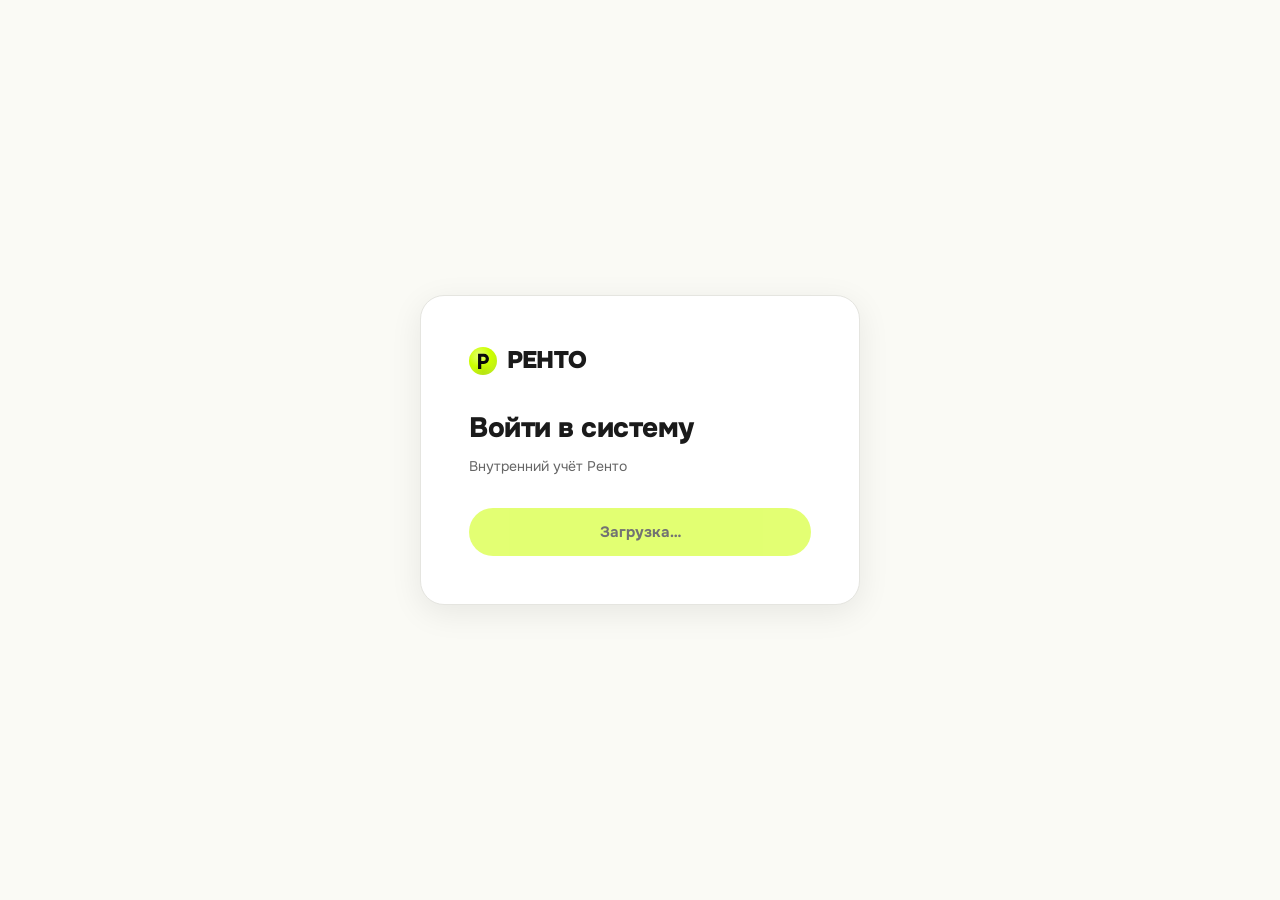
<file: index.html>
<!DOCTYPE html>
<html lang="ru">
<head>
  <meta charset="UTF-8" />
  <meta name="viewport" content="width=device-width, initial-scale=1.0" />
  <title>Ренто — Учёт</title>
  <link rel="icon" type="image/svg+xml" href="assets/rento-mark.svg?v=71" />

  <link rel="preconnect" href="https://fonts.googleapis.com" />
  <link rel="preconnect" href="https://fonts.gstatic.com" crossorigin />
  <link
    href="https://fonts.googleapis.com/css2?family=Onest:wght@400;500;600;700;800;900&display=swap"
    rel="stylesheet"
  />
  <link rel="stylesheet" href="styles.css?v=71" />
  <link rel="stylesheet" href="guest.css?v=71" />
</head>
<body>
  <div id="app"></div>

  <!--
    Порядок загрузки важен. Все скрипты с defer выполняются строго по
    порядку после разбора HTML и до DOMContentLoaded:
      1. конфиг и модули приложения;
      2. gapi (api.js) — определяет window.gapi;
      3. GIS (gsi/client) — определяет window.google.accounts;
      4. app.js — на старте обе библиотеки уже доступны.
  -->
  <!-- ?v= — анти-кеш на время разработки: браузер не отдаёт старый JS.
       Порядок: данные -> операции -> вид -> склейка. app.js — последним. -->
  <script defer src="src/config.js?v=71"></script>
  <script defer src="src/sheets.js?v=71"></script>
  <script defer src="src/auth.js?v=71"></script>
  <script defer src="src/cache.js?v=71"></script>
  <script defer src="src/journal.js?v=71"></script>
  <script defer src="src/operations.js?v=71"></script>
  <script defer src="src/queue.js?v=71"></script>
  <script defer src="src/ui.js?v=71"></script>
  <script defer src="src/screens.js?v=71"></script>
  <script defer src="src/guestview.js?v=71"></script>
  <script defer src="src/forms.js?v=71"></script>
  <script defer src="https://apis.google.com/js/api.js"></script>
  <script defer src="https://accounts.google.com/gsi/client"></script>
  <script defer src="src/app.js?v=71"></script>
</body>
</html>
</file>
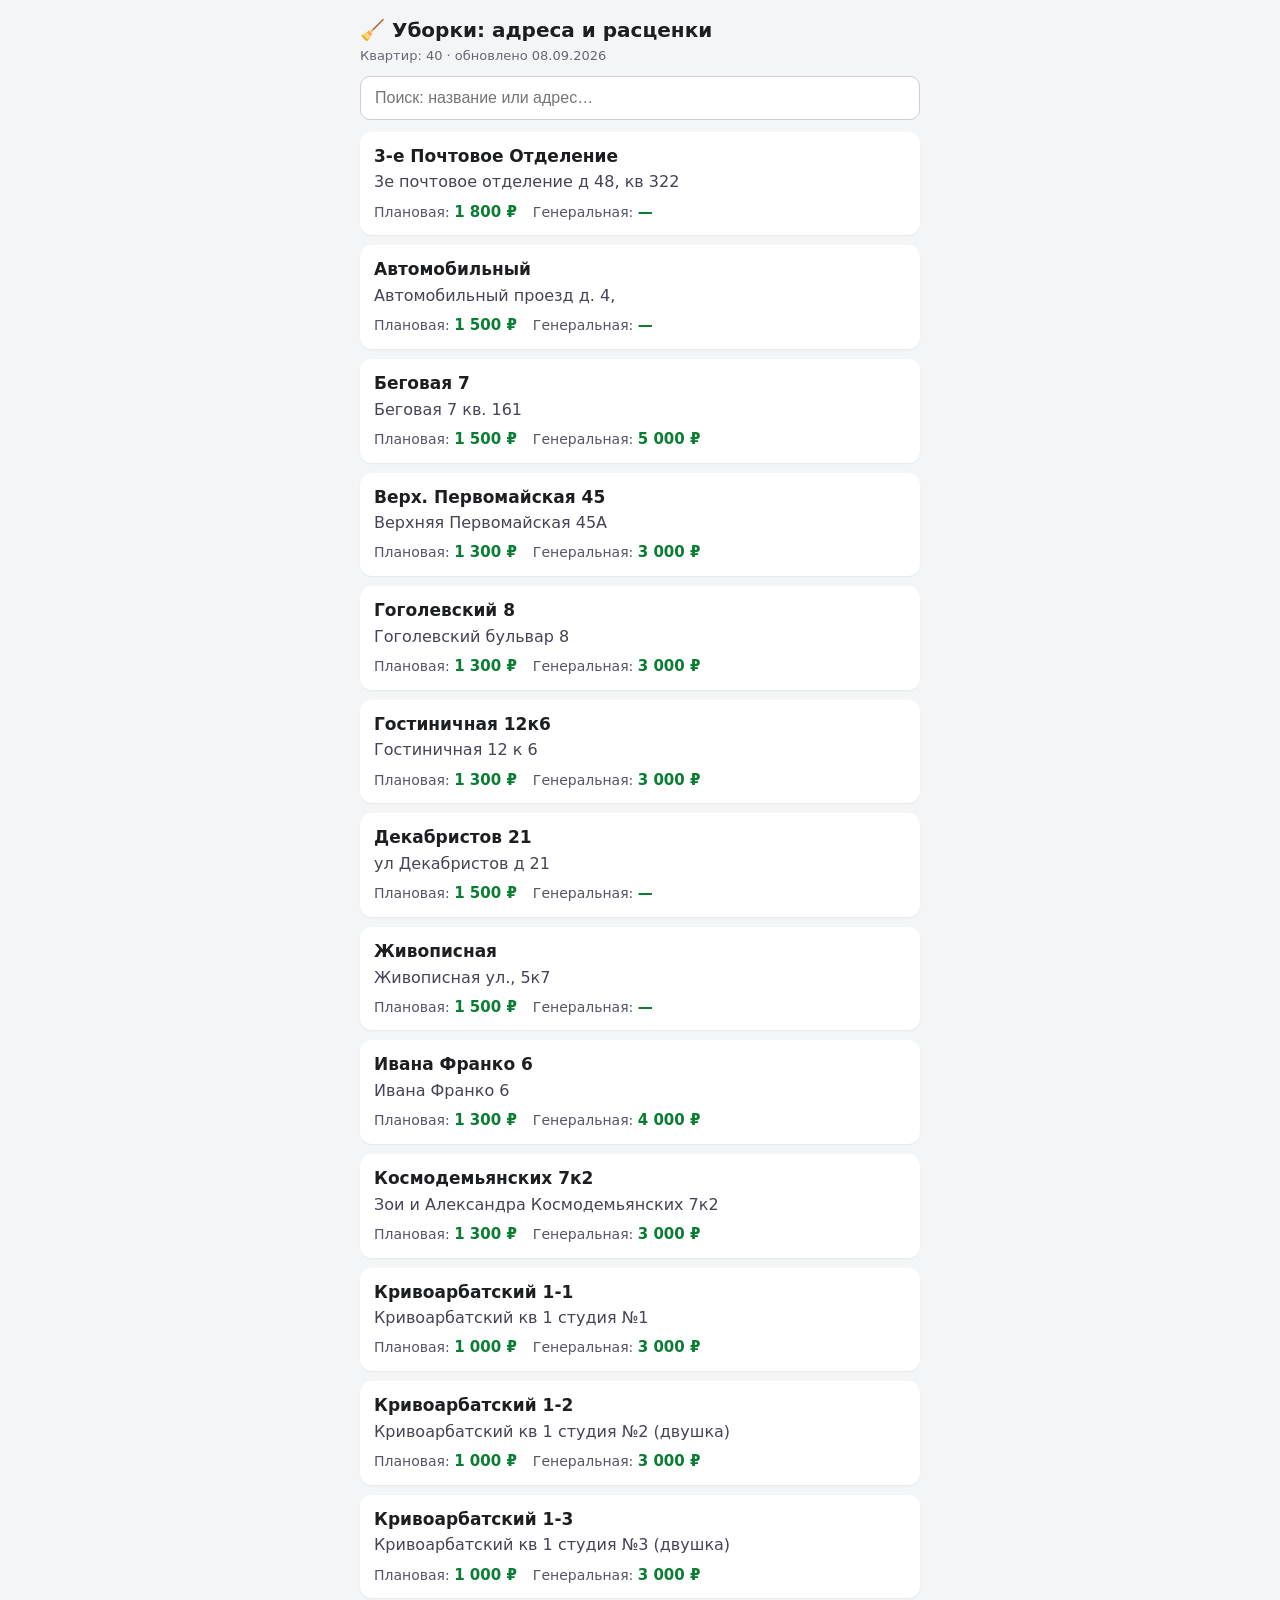
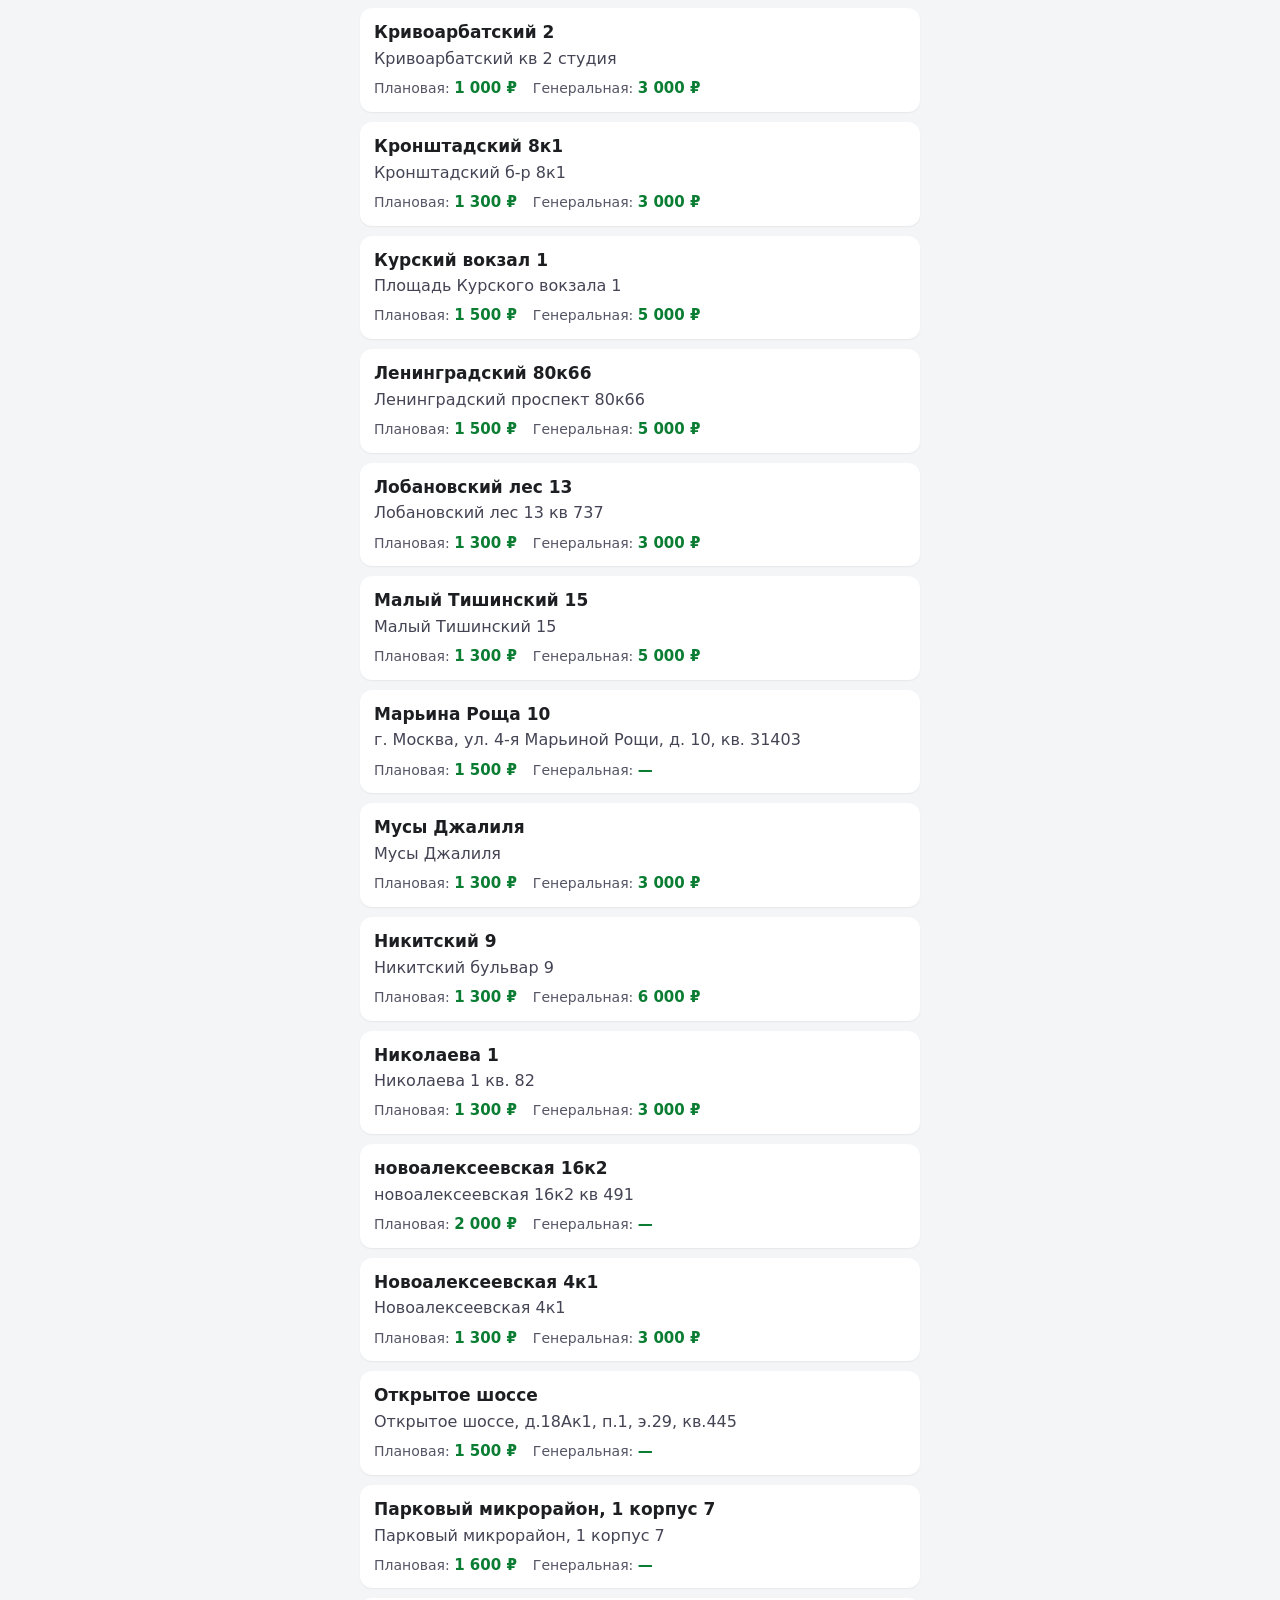
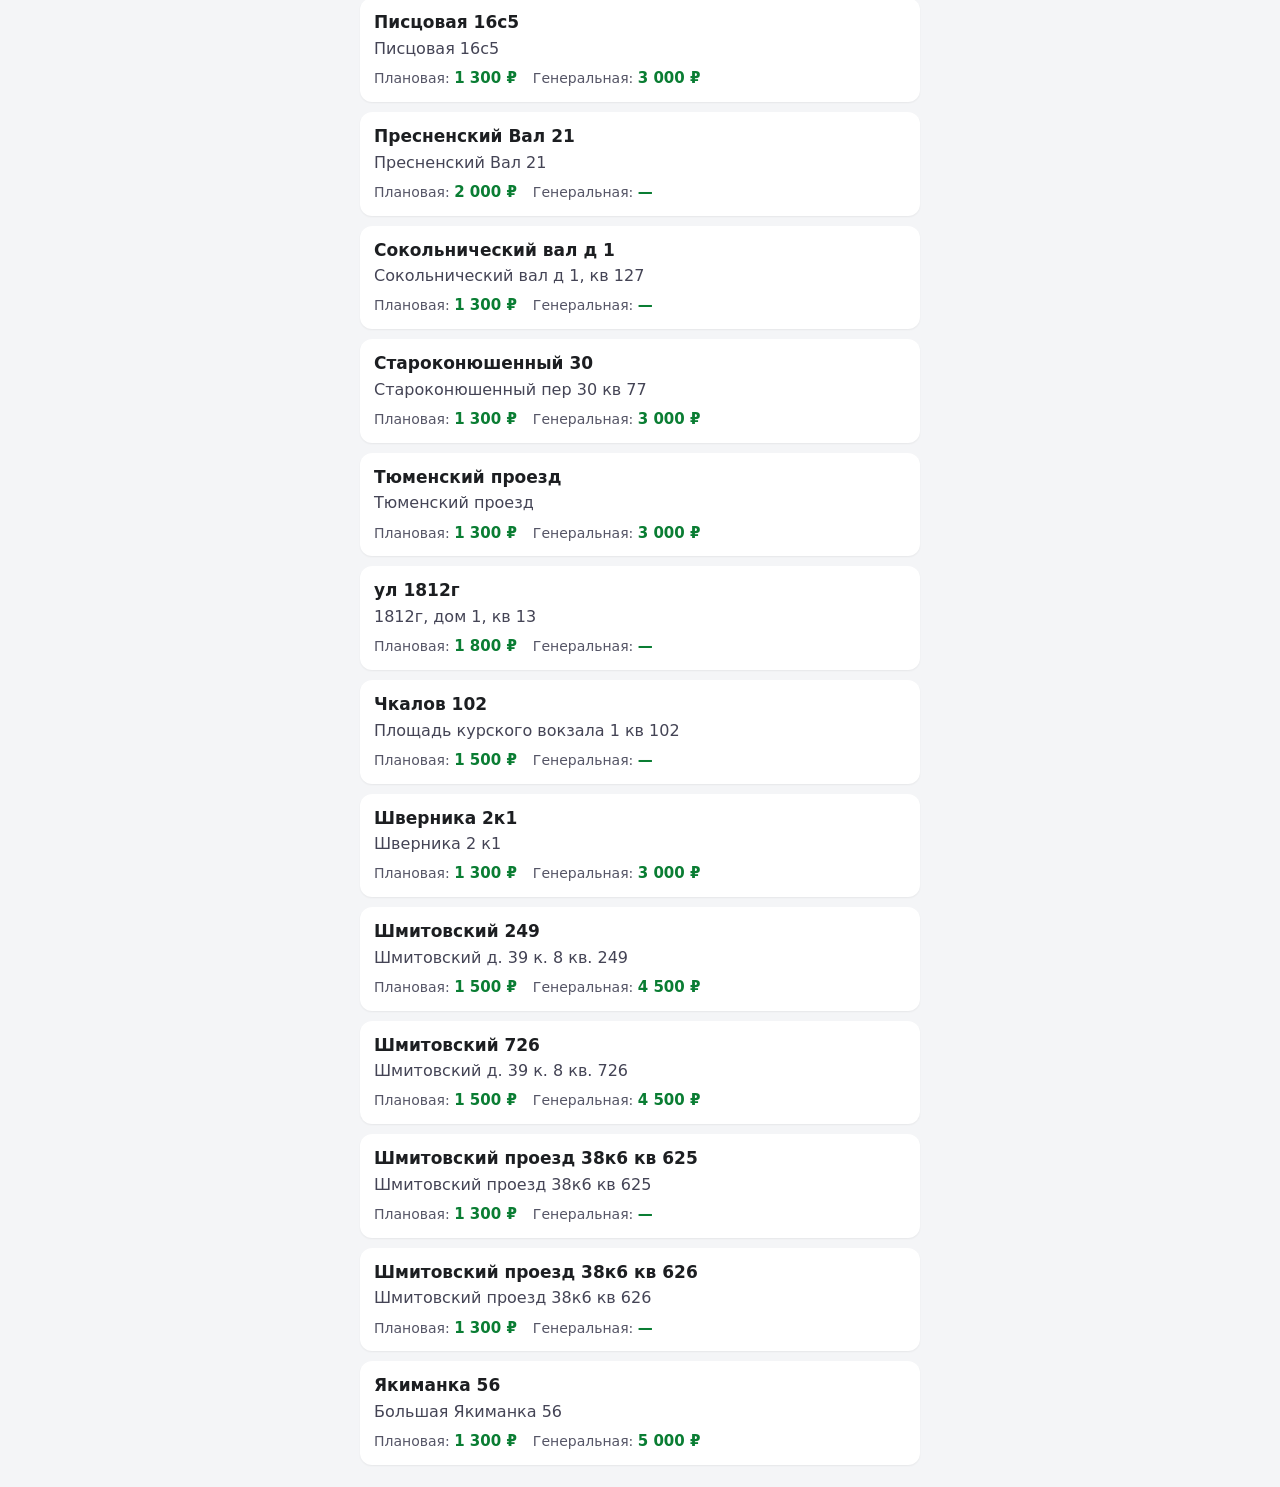
<file: cleaners.html>
<!DOCTYPE html>
<html lang="ru">
<head>
<meta charset="utf-8">
<meta name="viewport" content="width=device-width, initial-scale=1">
<meta name="robots" content="noindex, nofollow">
<title>Ренто — уборки: адреса и расценки</title>
<style>
  * { box-sizing: border-box; margin: 0; }
  body { font: 16px/1.45 -apple-system, system-ui, sans-serif; background: #f4f5f7; color: #1c1e21; padding: 12px; }
  .wrap { max-width: 560px; margin: 0 auto; }
  h1 { font-size: 20px; margin: 4px 0 2px; }
  .sub { color: #667; font-size: 13px; margin-bottom: 10px; }
  #q { width: 100%; padding: 12px 14px; font-size: 16px; border: 1px solid #ccd; border-radius: 10px;
       margin-bottom: 12px; background: #fff; }
  .card { background: #fff; border-radius: 12px; padding: 12px 14px; margin-bottom: 10px;
          box-shadow: 0 1px 2px rgba(0,0,0,.06); }
  .nm { font-weight: 700; font-size: 17px; }
  .ad { color: #445; margin: 2px 0 8px; }
  .rt { display: flex; gap: 16px; flex-wrap: wrap; font-size: 14px; color: #556; }
  .rt b { color: #0a7d33; font-size: 15px; }
  .none { text-align: center; color: #889; padding: 24px 0; display: none; }
</style>
</head>
<body>
<div class="wrap">
  <h1>🧹 Уборки: адреса и расценки</h1>
  <div class="sub">Квартир: 40 · обновлено 08.09.2026</div>
  <input id="q" type="search" placeholder="Поиск: название или адрес…">
  <div class="card" data-s="3-е почтовое отделение 3е почтовое отделение д 48, кв 322"><div class="nm">3-е Почтовое Отделение</div><div class="ad">3е почтовое отделение д 48, кв 322</div><div class="rt"><span>Плановая: <b>1 800 ₽</b></span><span>Генеральная: <b>—</b></span></div></div><div class="card" data-s="автомобильный автомобильный проезд д. 4,"><div class="nm">Автомобильный</div><div class="ad">Автомобильный проезд д. 4,</div><div class="rt"><span>Плановая: <b>1 500 ₽</b></span><span>Генеральная: <b>—</b></span></div></div><div class="card" data-s="беговая 7 беговая 7 кв. 161"><div class="nm">Беговая 7</div><div class="ad">Беговая 7 кв. 161</div><div class="rt"><span>Плановая: <b>1 500 ₽</b></span><span>Генеральная: <b>5 000 ₽</b></span></div></div><div class="card" data-s="верх. первомайская 45 верхняя первомайская 45а"><div class="nm">Верх. Первомайская 45</div><div class="ad">Верхняя Первомайская 45А</div><div class="rt"><span>Плановая: <b>1 300 ₽</b></span><span>Генеральная: <b>3 000 ₽</b></span></div></div><div class="card" data-s="гоголевский 8 гоголевский бульвар 8"><div class="nm">Гоголевский 8</div><div class="ad">Гоголевский бульвар 8</div><div class="rt"><span>Плановая: <b>1 300 ₽</b></span><span>Генеральная: <b>3 000 ₽</b></span></div></div><div class="card" data-s="гостиничная 12к6 гостиничная 12 к 6"><div class="nm">Гостиничная 12к6</div><div class="ad">Гостиничная 12 к 6</div><div class="rt"><span>Плановая: <b>1 300 ₽</b></span><span>Генеральная: <b>3 000 ₽</b></span></div></div><div class="card" data-s="декабристов 21 ул декабристов д 21"><div class="nm">Декабристов 21</div><div class="ad">ул Декабристов д 21</div><div class="rt"><span>Плановая: <b>1 500 ₽</b></span><span>Генеральная: <b>—</b></span></div></div><div class="card" data-s="живописная живописная ул., 5к7"><div class="nm">Живописная</div><div class="ad">Живописная ул., 5к7</div><div class="rt"><span>Плановая: <b>1 500 ₽</b></span><span>Генеральная: <b>—</b></span></div></div><div class="card" data-s="ивана франко 6 ивана франко 6"><div class="nm">Ивана Франко 6</div><div class="ad">Ивана Франко 6</div><div class="rt"><span>Плановая: <b>1 300 ₽</b></span><span>Генеральная: <b>4 000 ₽</b></span></div></div><div class="card" data-s="космодемьянских 7к2 зои и александра космодемьянских 7к2"><div class="nm">Космодемьянских 7к2</div><div class="ad">Зои и Александра Космодемьянских 7к2</div><div class="rt"><span>Плановая: <b>1 300 ₽</b></span><span>Генеральная: <b>3 000 ₽</b></span></div></div><div class="card" data-s="кривоарбатский 1-1 кривоарбатский кв 1 студия №1"><div class="nm">Кривоарбатский 1-1</div><div class="ad">Кривоарбатский кв 1 студия №1</div><div class="rt"><span>Плановая: <b>1 000 ₽</b></span><span>Генеральная: <b>3 000 ₽</b></span></div></div><div class="card" data-s="кривоарбатский 1-2 кривоарбатский кв 1 студия №2 (двушка)"><div class="nm">Кривоарбатский 1-2</div><div class="ad">Кривоарбатский кв 1 студия №2 (двушка)</div><div class="rt"><span>Плановая: <b>1 000 ₽</b></span><span>Генеральная: <b>3 000 ₽</b></span></div></div><div class="card" data-s="кривоарбатский 1-3 кривоарбатский кв 1 студия №3 (двушка)"><div class="nm">Кривоарбатский 1-3</div><div class="ad">Кривоарбатский кв 1 студия №3 (двушка)</div><div class="rt"><span>Плановая: <b>1 000 ₽</b></span><span>Генеральная: <b>3 000 ₽</b></span></div></div><div class="card" data-s="кривоарбатский 2 кривоарбатский кв 2 студия"><div class="nm">Кривоарбатский 2</div><div class="ad">Кривоарбатский кв 2 студия</div><div class="rt"><span>Плановая: <b>1 000 ₽</b></span><span>Генеральная: <b>3 000 ₽</b></span></div></div><div class="card" data-s="кронштадский 8к1 кронштадский б-р 8к1"><div class="nm">Кронштадский 8к1</div><div class="ad">Кронштадский б-р 8к1</div><div class="rt"><span>Плановая: <b>1 300 ₽</b></span><span>Генеральная: <b>3 000 ₽</b></span></div></div><div class="card" data-s="курский вокзал 1 площадь курского вокзала 1"><div class="nm">Курский вокзал 1</div><div class="ad">Площадь Курского вокзала 1</div><div class="rt"><span>Плановая: <b>1 500 ₽</b></span><span>Генеральная: <b>5 000 ₽</b></span></div></div><div class="card" data-s="ленинградский 80к66 ленинградский проспект 80к66"><div class="nm">Ленинградский 80к66</div><div class="ad">Ленинградский проспект 80к66</div><div class="rt"><span>Плановая: <b>1 500 ₽</b></span><span>Генеральная: <b>5 000 ₽</b></span></div></div><div class="card" data-s="лобановский лес 13 лобановский лес 13 кв 737"><div class="nm">Лобановский лес 13</div><div class="ad">Лобановский лес 13 кв 737</div><div class="rt"><span>Плановая: <b>1 300 ₽</b></span><span>Генеральная: <b>3 000 ₽</b></span></div></div><div class="card" data-s="малый тишинский 15 малый тишинский 15"><div class="nm">Малый Тишинский 15</div><div class="ad">Малый Тишинский 15</div><div class="rt"><span>Плановая: <b>1 300 ₽</b></span><span>Генеральная: <b>5 000 ₽</b></span></div></div><div class="card" data-s="марьина роща 10 г. москва, ул. 4-я марьиной рощи, д. 10, кв. 31403"><div class="nm">Марьина Роща 10</div><div class="ad">г. Москва, ул. 4-я Марьиной Рощи, д. 10, кв. 31403</div><div class="rt"><span>Плановая: <b>1 500 ₽</b></span><span>Генеральная: <b>—</b></span></div></div><div class="card" data-s="мусы джалиля мусы джалиля"><div class="nm">Мусы Джалиля</div><div class="ad">Мусы Джалиля</div><div class="rt"><span>Плановая: <b>1 300 ₽</b></span><span>Генеральная: <b>3 000 ₽</b></span></div></div><div class="card" data-s="никитский 9 никитский бульвар 9"><div class="nm">Никитский 9</div><div class="ad">Никитский бульвар 9</div><div class="rt"><span>Плановая: <b>1 300 ₽</b></span><span>Генеральная: <b>6 000 ₽</b></span></div></div><div class="card" data-s="николаева 1 николаева 1 кв. 82"><div class="nm">Николаева 1</div><div class="ad">Николаева 1 кв. 82</div><div class="rt"><span>Плановая: <b>1 300 ₽</b></span><span>Генеральная: <b>3 000 ₽</b></span></div></div><div class="card" data-s="новоалексеевская 16к2 новоалексеевская 16к2 кв 491"><div class="nm">новоалексеевская 16к2</div><div class="ad">новоалексеевская 16к2 кв 491</div><div class="rt"><span>Плановая: <b>2 000 ₽</b></span><span>Генеральная: <b>—</b></span></div></div><div class="card" data-s="новоалексеевская 4к1 новоалексеевская 4к1"><div class="nm">Новоалексеевская 4к1</div><div class="ad">Новоалексеевская 4к1</div><div class="rt"><span>Плановая: <b>1 300 ₽</b></span><span>Генеральная: <b>3 000 ₽</b></span></div></div><div class="card" data-s="открытое шоссе открытое шоссе, д.18ак1, п.1, э.29, кв.445"><div class="nm">Открытое шоссе</div><div class="ad">Открытое шоссе, д.18Ак1, п.1, э.29, кв.445</div><div class="rt"><span>Плановая: <b>1 500 ₽</b></span><span>Генеральная: <b>—</b></span></div></div><div class="card" data-s="парковый микрорайон, 1 корпус 7 парковый микрорайон, 1 корпус 7"><div class="nm">Парковый микрорайон, 1 корпус 7</div><div class="ad">Парковый микрорайон, 1 корпус 7</div><div class="rt"><span>Плановая: <b>1 600 ₽</b></span><span>Генеральная: <b>—</b></span></div></div><div class="card" data-s="писцовая 16с5 писцовая 16с5"><div class="nm">Писцовая 16с5</div><div class="ad">Писцовая 16с5</div><div class="rt"><span>Плановая: <b>1 300 ₽</b></span><span>Генеральная: <b>3 000 ₽</b></span></div></div><div class="card" data-s="пресненский вал 21 пресненский вал 21"><div class="nm">Пресненский Вал 21</div><div class="ad">Пресненский Вал 21</div><div class="rt"><span>Плановая: <b>2 000 ₽</b></span><span>Генеральная: <b>—</b></span></div></div><div class="card" data-s="сокольнический вал д 1 сокольнический вал д 1, кв 127"><div class="nm">Сокольнический вал д 1</div><div class="ad">Сокольнический вал д 1, кв 127</div><div class="rt"><span>Плановая: <b>1 300 ₽</b></span><span>Генеральная: <b>—</b></span></div></div><div class="card" data-s="староконюшенный 30 староконюшенный пер 30 кв 77"><div class="nm">Староконюшенный 30</div><div class="ad">Староконюшенный пер 30 кв 77</div><div class="rt"><span>Плановая: <b>1 300 ₽</b></span><span>Генеральная: <b>3 000 ₽</b></span></div></div><div class="card" data-s="тюменский проезд тюменский проезд"><div class="nm">Тюменский проезд</div><div class="ad">Тюменский проезд</div><div class="rt"><span>Плановая: <b>1 300 ₽</b></span><span>Генеральная: <b>3 000 ₽</b></span></div></div><div class="card" data-s="ул 1812г 1812г, дом 1, кв 13"><div class="nm">ул 1812г</div><div class="ad">1812г, дом 1, кв 13</div><div class="rt"><span>Плановая: <b>1 800 ₽</b></span><span>Генеральная: <b>—</b></span></div></div><div class="card" data-s="чкалов 102 площадь курского вокзала 1 кв 102"><div class="nm">Чкалов 102</div><div class="ad">Площадь курского вокзала 1 кв 102</div><div class="rt"><span>Плановая: <b>1 500 ₽</b></span><span>Генеральная: <b>—</b></span></div></div><div class="card" data-s="шверника 2к1 шверника 2 к1"><div class="nm">Шверника 2к1</div><div class="ad">Шверника 2 к1</div><div class="rt"><span>Плановая: <b>1 300 ₽</b></span><span>Генеральная: <b>3 000 ₽</b></span></div></div><div class="card" data-s="шмитовский 249 шмитовский д. 39 к. 8 кв. 249"><div class="nm">Шмитовский 249</div><div class="ad">Шмитовский д. 39 к. 8 кв. 249</div><div class="rt"><span>Плановая: <b>1 500 ₽</b></span><span>Генеральная: <b>4 500 ₽</b></span></div></div><div class="card" data-s="шмитовский 726 шмитовский д. 39 к. 8 кв. 726"><div class="nm">Шмитовский 726</div><div class="ad">Шмитовский д. 39 к. 8 кв. 726</div><div class="rt"><span>Плановая: <b>1 500 ₽</b></span><span>Генеральная: <b>4 500 ₽</b></span></div></div><div class="card" data-s="шмитовский проезд 38к6 кв 625 шмитовский проезд 38к6 кв 625"><div class="nm">Шмитовский проезд 38к6 кв 625</div><div class="ad">Шмитовский проезд 38к6 кв 625</div><div class="rt"><span>Плановая: <b>1 300 ₽</b></span><span>Генеральная: <b>—</b></span></div></div><div class="card" data-s="шмитовский проезд 38к6 кв 626 шмитовский проезд 38к6 кв 626"><div class="nm">Шмитовский проезд 38к6 кв 626</div><div class="ad">Шмитовский проезд 38к6 кв 626</div><div class="rt"><span>Плановая: <b>1 300 ₽</b></span><span>Генеральная: <b>—</b></span></div></div><div class="card" data-s="якиманка 56 большая якиманка 56"><div class="nm">Якиманка 56</div><div class="ad">Большая Якиманка 56</div><div class="rt"><span>Плановая: <b>1 300 ₽</b></span><span>Генеральная: <b>5 000 ₽</b></span></div></div>
  <div class="none" id="none">Ничего не найдено</div>
</div>
<script>
  var q = document.getElementById('q'), cards = [].slice.call(document.querySelectorAll('.card'));
  q.addEventListener('input', function () {
    var t = q.value.trim().toLowerCase(), vis = 0;
    cards.forEach(function (c) {
      var show = !t || c.getAttribute('data-s').indexOf(t) !== -1;
      c.style.display = show ? '' : 'none';
      if (show) vis++;
    });
    document.getElementById('none').style.display = vis ? 'none' : 'block';
  });
</script>
</body>
</html>
</file>
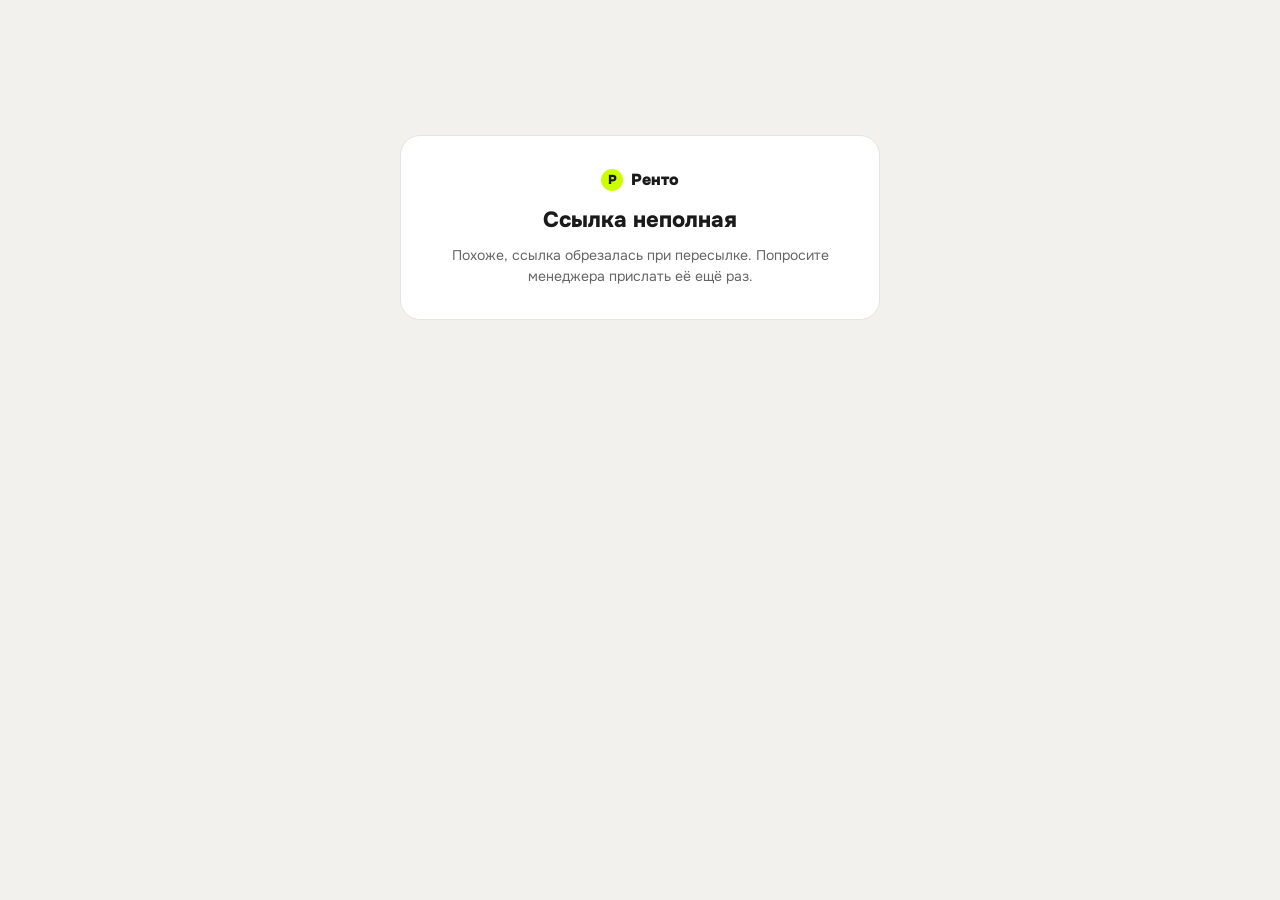
<file: guest.html>
<!DOCTYPE html>
<html lang="ru">
<head>
  <meta charset="UTF-8" />
  <meta name="viewport" content="width=device-width, initial-scale=1.0" />
  <meta name="robots" content="noindex, nofollow" />
  <title>Ренто — ваша квартира</title>
  <link rel="icon" type="image/svg+xml" href="assets/rento-mark.svg?v=69" />
  <link rel="preconnect" href="https://fonts.googleapis.com" />
  <link rel="preconnect" href="https://fonts.gstatic.com" crossorigin />
  <link
    href="https://fonts.googleapis.com/css2?family=Onest:wght@400;500;600;700;800;900&display=swap"
    rel="stylesheet"
  />
  <link rel="stylesheet" href="guest.css?v=69" />
</head>
<body class="guest-page">
  <div id="guest"></div>
  <!-- Путь гостя (ADR-036 п.6–7): страница без входа. Токен — в
       URL-фрагменте (#...), на сервер не передаётся. Данные читаются
       из опубликованного CSV листа гостевые_блобы и расшифровываются
       здесь, в браузере гостя (AES-GCM, ключ = SHA-256 токена). -->
  <script defer src="src/config.js?v=69"></script>
  <script defer src="src/guestview.js?v=69"></script>
  <script defer src="src/guest.js?v=69"></script>
</body>
</html>
</file>
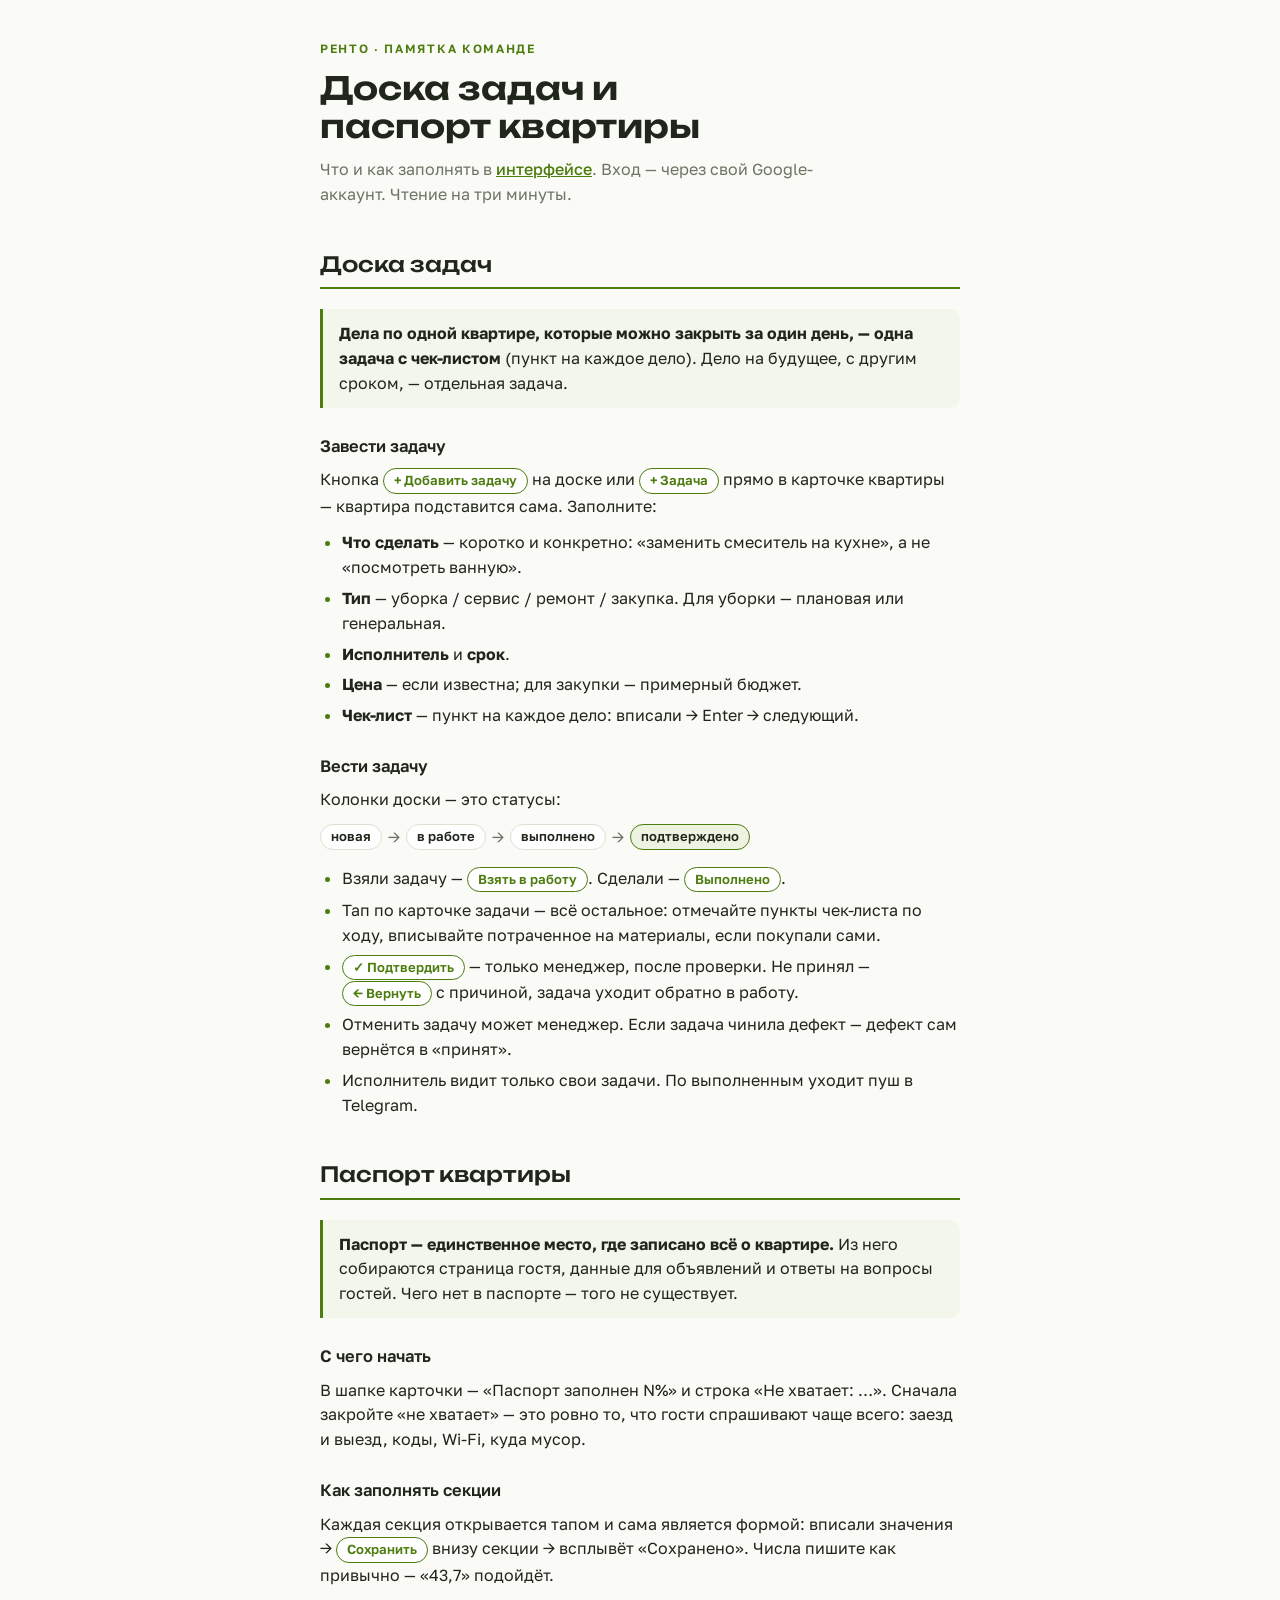
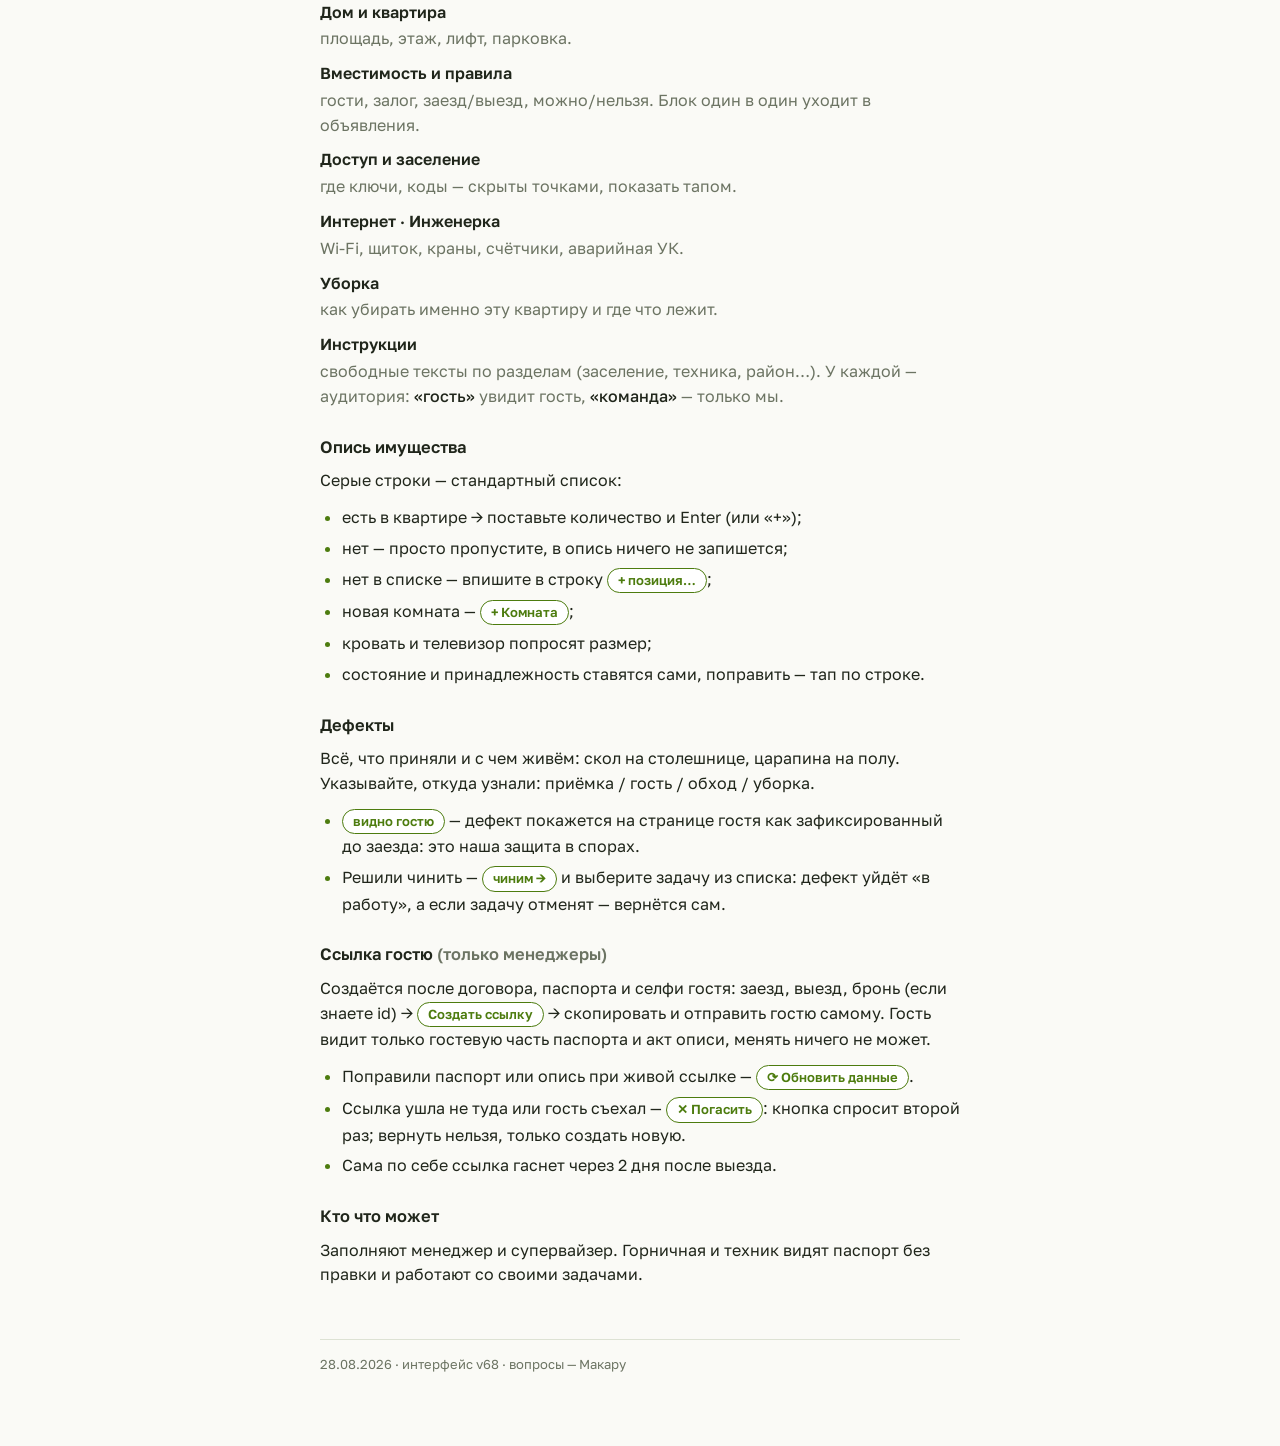
<file: manual.html>
<!DOCTYPE html>
<html lang="ru">
<head>
  <meta charset="utf-8" />
  <meta name="viewport" content="width=device-width, initial-scale=1" />
  <meta name="robots" content="noindex, nofollow" />
  <title>Доска задач и паспорт квартиры — памятка</title>
  <link rel="icon" type="image/svg+xml" href="assets/rento-mark.svg" />
  <link rel="preconnect" href="https://fonts.googleapis.com" />
  <link rel="stylesheet" href="https://fonts.googleapis.com/css2?family=Golos+Text:wght@400;500;600&family=Unbounded:wght@500;600&display=swap" />
  <style>
    :root {
      --bg: #FAFAF6;
      --surface: #FFFFFF;
      --ink: #20261B;
      --muted: #6C7463;
      --accent: #4D7C0F;
      --accent-soft: #EDF3E0;
      --border: #DDE2D4;
      --rule-bg: #F3F6EA;
    }
    @media (prefers-color-scheme: dark) {
      :root {
        --bg: #161A12;
        --surface: #1E2419;
        --ink: #E7ECDE;
        --muted: #98A18C;
        --accent: #A3E635;
        --accent-soft: #26301C;
        --border: #333B2B;
        --rule-bg: #212819;
      }
    }
    * { box-sizing: border-box; }
    body {
      background: var(--bg);
      color: var(--ink);
      font-family: "Golos Text", "Helvetica Neue", Arial, sans-serif;
      font-size: 16px;
      line-height: 1.55;
      margin: 0;
      padding: 40px 20px 72px;
    }
    .page { max-width: 40rem; margin: 0 auto; }
    header { margin-bottom: 40px; }
    .eyebrow {
      font-size: 12px; font-weight: 600; letter-spacing: 0.14em;
      text-transform: uppercase; color: var(--accent); margin: 0 0 10px;
    }
    h1 {
      font-family: "Unbounded", "Golos Text", sans-serif;
      font-weight: 600; font-size: clamp(24px, 5vw, 32px);
      line-height: 1.2; margin: 0 0 12px; text-wrap: balance;
    }
    .lede { color: var(--muted); margin: 0; max-width: 34rem; }
    .lede a { color: var(--accent); font-weight: 500; }
    h2 {
      font-family: "Unbounded", "Golos Text", sans-serif;
      font-weight: 500; font-size: 21px; line-height: 1.25;
      margin: 0; text-wrap: balance;
    }
    section { margin-top: 44px; }
    .part-head {
      display: flex; align-items: baseline; gap: 12px;
      border-bottom: 2px solid var(--accent);
      padding-bottom: 10px; margin-bottom: 20px;
    }
    h3 { font-size: 16.5px; font-weight: 600; margin: 26px 0 8px; }
    p { margin: 0 0 12px; }
    ul { margin: 0 0 12px; padding-left: 22px; }
    li { margin-bottom: 6px; }
    li::marker { color: var(--accent); }
    .muted { color: var(--muted); }
    .rule {
      background: var(--rule-bg);
      border-left: 3px solid var(--accent);
      border-radius: 0 10px 10px 0;
      padding: 12px 16px; margin: 0 0 16px;
    }
    .rule p { margin: 0; }
    .btn, .chip {
      display: inline-block;
      font-size: 0.82em; font-weight: 600;
      background: var(--surface);
      border: 1px solid var(--border);
      border-radius: 999px;
      padding: 1px 10px 2px;
      white-space: nowrap;
      vertical-align: baseline;
    }
    .btn { color: var(--accent); border-color: var(--accent); }
    .flow {
      display: flex; flex-wrap: wrap; align-items: center;
      gap: 6px; margin: 4px 0 16px;
    }
    .flow .arr { color: var(--muted); }
    .flow .chip.on {
      background: var(--accent-soft); border-color: var(--accent);
    }
    dl { margin: 0 0 12px; }
    dt { font-weight: 600; margin-top: 10px; }
    dd { margin: 2px 0 0 0; color: var(--muted); }
    dd b { color: var(--ink); font-weight: 500; }
    footer {
      margin-top: 52px; padding-top: 14px;
      border-top: 1px solid var(--border);
      font-size: 13px; color: var(--muted);
    }
  </style>
</head>
<body>
<div class="page">
<header>
  <p class="eyebrow">Ренто · памятка команде</p>
  <h1>Доска задач и паспорт квартиры</h1>
  <p class="lede">Что и как заполнять в
    <a href="./">интерфейсе</a>.
    Вход — через свой Google-аккаунт. Чтение на три минуты.</p>
</header>

<section>
  <div class="part-head"><h2>Доска задач</h2></div>

  <div class="rule"><p><b>Дела по одной квартире, которые можно
  закрыть за один день, — одна задача с чек-листом</b> (пункт на
  каждое дело). Дело на будущее, с другим сроком, — отдельная
  задача.</p></div>

  <h3>Завести задачу</h3>
  <p>Кнопка <span class="btn">+ Добавить задачу</span> на доске или
  <span class="btn">+ Задача</span> прямо в карточке квартиры —
  квартира подставится сама. Заполните:</p>
  <ul>
    <li><b>Что сделать</b> — коротко и конкретно: «заменить смеситель
      на кухне», а не «посмотреть ванную».</li>
    <li><b>Тип</b> — уборка / сервис / ремонт / закупка. Для уборки —
      плановая или генеральная.</li>
    <li><b>Исполнитель</b> и <b>срок</b>.</li>
    <li><b>Цена</b> — если известна; для закупки — примерный
      бюджет.</li>
    <li><b>Чек-лист</b> — пункт на каждое дело: вписали → Enter →
      следующий.</li>
  </ul>

  <h3>Вести задачу</h3>
  <p>Колонки доски — это статусы:</p>
  <div class="flow">
    <span class="chip">новая</span><span class="arr">→</span>
    <span class="chip">в работе</span><span class="arr">→</span>
    <span class="chip">выполнено</span><span class="arr">→</span>
    <span class="chip on">подтверждено</span>
  </div>
  <ul>
    <li>Взяли задачу — <span class="btn">Взять в работу</span>.
      Сделали — <span class="btn">Выполнено</span>.</li>
    <li>Тап по карточке задачи — всё остальное: отмечайте пункты
      чек-листа по ходу, вписывайте потраченное на материалы, если
      покупали сами.</li>
    <li><span class="btn">✓ Подтвердить</span> — только менеджер,
      после проверки. Не принял — <span class="btn">← Вернуть</span>
      с причиной, задача уходит обратно в работу.</li>
    <li>Отменить задачу может менеджер. Если задача чинила дефект —
      дефект сам вернётся в «принят».</li>
    <li>Исполнитель видит только свои задачи. По выполненным уходит
      пуш в Telegram.</li>
  </ul>
</section>

<section>
  <div class="part-head"><h2>Паспорт квартиры</h2></div>

  <div class="rule"><p><b>Паспорт — единственное место, где записано
  всё о квартире.</b> Из него собираются страница гостя, данные для
  объявлений и ответы на вопросы гостей. Чего нет в паспорте — того
  не существует.</p></div>

  <h3>С чего начать</h3>
  <p>В шапке карточки — «Паспорт заполнен N%» и строка
  «Не&nbsp;хватает: …». Сначала закройте «не хватает» — это ровно то,
  что гости спрашивают чаще всего: заезд и выезд, коды, Wi-Fi, куда
  мусор.</p>

  <h3>Как заполнять секции</h3>
  <p>Каждая секция открывается тапом и сама является формой: вписали
  значения → <span class="btn">Сохранить</span> внизу секции →
  всплывёт «Сохранено». Числа пишите как привычно — «43,7»
  подойдёт.</p>
  <dl>
    <dt>Дом и квартира</dt>
    <dd>площадь, этаж, лифт, парковка.</dd>
    <dt>Вместимость и правила</dt>
    <dd>гости, залог, заезд/выезд, можно/нельзя. Блок один в один
      уходит в объявления.</dd>
    <dt>Доступ и заселение</dt>
    <dd>где ключи, коды — скрыты точками, показать тапом.</dd>
    <dt>Интернет · Инженерка</dt>
    <dd>Wi-Fi, щиток, краны, счётчики, аварийная УК.</dd>
    <dt>Уборка</dt>
    <dd>как убирать именно эту квартиру и где что лежит.</dd>
    <dt>Инструкции</dt>
    <dd>свободные тексты по разделам (заселение, техника, район…).
      У каждой — аудитория: <b>«гость»</b> увидит гость,
      <b>«команда»</b> — только мы.</dd>
  </dl>

  <h3>Опись имущества</h3>
  <p>Серые строки — стандартный список:</p>
  <ul>
    <li>есть в квартире → поставьте количество и Enter (или «+»);</li>
    <li>нет — просто пропустите, в опись ничего не запишется;</li>
    <li>нет в списке — впишите в строку
      <span class="btn">+ позиция…</span>;</li>
    <li>новая комната — <span class="btn">+ Комната</span>;</li>
    <li>кровать и телевизор попросят размер;</li>
    <li>состояние и принадлежность ставятся сами, поправить — тап по
      строке.</li>
  </ul>

  <h3>Дефекты</h3>
  <p>Всё, что приняли и с чем живём: скол на столешнице, царапина на
  полу. Указывайте, откуда узнали: приёмка / гость / обход / уборка.</p>
  <ul>
    <li><span class="btn">видно гостю</span> — дефект покажется на
      странице гостя как зафиксированный до заезда: это наша защита
      в спорах.</li>
    <li>Решили чинить — <span class="btn">чиним →</span> и выберите
      задачу из списка: дефект уйдёт «в работу», а если задачу
      отменят — вернётся сам.</li>
  </ul>

  <h3>Ссылка гостю <span class="muted">(только менеджеры)</span></h3>
  <p>Создаётся после договора, паспорта и селфи гостя: заезд, выезд,
  бронь (если знаете id) → <span class="btn">Создать ссылку</span> →
  скопировать и отправить гостю самому. Гость видит только гостевую
  часть паспорта и акт описи, менять ничего не может.</p>
  <ul>
    <li>Поправили паспорт или опись при живой ссылке —
      <span class="btn">⟳ Обновить данные</span>.</li>
    <li>Ссылка ушла не туда или гость съехал —
      <span class="btn">✕ Погасить</span>: кнопка спросит второй раз;
      вернуть нельзя, только создать новую.</li>
    <li>Сама по себе ссылка гаснет через 2 дня после выезда.</li>
  </ul>

  <h3>Кто что может</h3>
  <p>Заполняют менеджер и супервайзер. Горничная и техник видят
  паспорт без правки и работают со своими задачами.</p>
</section>

<footer>28.08.2026 · интерфейс v68 · вопросы — Макару</footer>
</div>
</body>
</html>
</file>
<file: styles.css>
/*
 * styles.css — стили интерфейса Ренто.
 * Токены (палитра, типографика) сняты с фрейма Design System в учёт.pen.
 */

/* --- токены дизайн-системы ------------------------------------------- */
:root {
  --lime-500: #ccff00;
  --lime-100: #e5ff80;
  --lime-50: #f5ffcc;
  --lime-700: #5c7a00;
  --ink: #1a1a1a;
  --surface-0: #ffffff;
  --surface-1: #fafaf5;
  --surface-2: #f3f1ed;
  --border: #e5e5e0;
  --success: #16a34a;
  --warning: #d97706;
  --error: #dc2626;
  --text-2: #666666;
  --text-3: #999999;
  --text-body: #333333;

  --radius-card: 20px;
  --radius-field: 16px;
  --radius-pill: 999px;

  --shadow-elev1: 0 2px 8px #0000000a;
  --shadow-elev2: 0 8px 32px #00000014;
}

* { box-sizing: border-box; }

html, body {
  margin: 0;
  padding: 0;
  min-height: 100%;
}

body {
  background: var(--surface-1);
  color: var(--ink);
  font-family: 'Onest', -apple-system, BlinkMacSystemFont, 'Segoe UI', sans-serif;
  font-size: 14px;
  line-height: 1.4;
  -webkit-font-smoothing: antialiased;
}

/* --- типографика ----------------------------------------------------- */
.h1 { margin: 0; font-size: 28px; font-weight: 800; letter-spacing: -0.5px; }
.h2 { margin: 0; font-size: 20px; font-weight: 700; letter-spacing: -0.3px; }
.h3 { margin: 0; font-size: 16px; font-weight: 600; }

.eyebrow {
  font-size: 11px;
  font-weight: 700;
  letter-spacing: 1.32px;
  color: var(--text-2);
}
.eyebrow-sub { margin-top: 8px; }

.muted { margin: 0; font-size: 14px; color: var(--text-2); }
.caption { margin: 0; font-size: 13px; font-weight: 500; color: var(--text-2); }

/* --- логотип --------------------------------------------------------- */
.logo { display: flex; align-items: center; gap: 10px; }
.logo-mark {
  width: 28px;
  height: 28px;
  /* Фирменный знак Ренто (lime-кружок с «P»). SVG самодостаточен — свои
     градиенты/цвета; раньше тут был плейсхолдер-кружок (lime + radius). */
  background: url("assets/rento-mark.svg?v=52") center / contain no-repeat;
}
.logo-text { font-size: 24px; font-weight: 900; letter-spacing: -0.8px; }

/* --- карточка / экраны входа ----------------------------------------- */
.auth-wrap {
  min-height: 100vh;
  display: flex;
  align-items: center;
  justify-content: center;
  padding: 24px;
}

.card {
  background: var(--surface-0);
  border: 1px solid var(--border);
  border-radius: 24px;
  box-shadow: var(--shadow-elev2);
}

.auth-card {
  width: 440px;
  max-width: 100%;
  padding: 48px;
  display: flex;
  flex-direction: column;
  gap: 32px;
}

.auth-title { display: flex; flex-direction: column; gap: 8px; }
.auth-form { display: flex; flex-direction: column; gap: 20px; }

.auth-footer {
  display: flex;
  align-items: center;
  gap: 8px;
  font-size: 13px;
  color: var(--text-2);
}

/* --- поля ------------------------------------------------------------ */
.field { display: flex; flex-direction: column; gap: 8px; }
.field-label { font-size: 13px; font-weight: 600; color: var(--text-body); }

.field-input {
  width: 100%;
  padding: 14px 16px;
  font-family: inherit;
  font-size: 16px;
  color: var(--ink);
  background: var(--surface-2);
  border: 1.5px solid var(--border);
  border-radius: var(--radius-field);
  outline: none;
  transition: border-color 0.12s, box-shadow 0.12s, background 0.12s;
}
.field-input::placeholder { color: var(--text-3); }

/* «Читать полностью»: текст не влез в поле — читаем и правим целиком
   в модалке (фаундер 21.09). Подсказку вешает field() на все текстовые
   поля, показывает её замер в attachMoreLink() — у коротких значений
   её не видно. */
.field-more {
  align-self: flex-start;
  padding: 2px 0;
  min-height: 24px;
  font-family: inherit;
  font-size: 12px;
  font-weight: 600;
  color: var(--text-2);
  background: none;
  border: none;
  border-bottom: 1px dashed var(--text-3);
  border-radius: 0;
  cursor: pointer;
}
.field-more:hover { color: var(--ink); border-bottom-color: var(--ink); }

.field-full { display: flex; flex-direction: column; gap: 16px; }
.field-full-area { min-height: 200px; }
.field-full-actions { display: flex; gap: 12px; }
.field-full-actions > button {
  flex: 1;
  width: auto;
  padding: 0 16px;
  height: 48px;
}
.field-input:focus {
  background: var(--surface-0);
  border-color: var(--lime-500);
  box-shadow: 0 0 0 3px #ccff001f;
}

.field-select { appearance: none; cursor: pointer; }

.field-error { font-size: 13px; font-weight: 500; color: var(--error); }

.error-banner {
  padding: 12px 16px;
  font-size: 13px;
  font-weight: 500;
  color: var(--error);
  background: #dc262614;
  border-radius: 12px;
}

/* --- кнопки ---------------------------------------------------------- */
.btn-primary {
  display: flex;
  align-items: center;
  justify-content: center;
  width: 100%;
  height: 48px;
  padding: 0 56px;
  font-family: inherit;
  font-size: 15px;
  font-weight: 700;
  color: #000;
  background: var(--lime-500);
  border: none;
  border-radius: var(--radius-pill);
  cursor: pointer;
  transition: filter 0.12s;
}
.btn-primary:hover { filter: brightness(0.96); }
.btn-primary:disabled { opacity: 0.55; cursor: default; }

.btn-inert { width: auto; padding: 0 32px; cursor: default; }
.btn-inert:hover { filter: none; }

.link-btn {
  padding: 0;
  font-family: inherit;
  font-size: inherit;
  color: var(--text-2);
  background: none;
  border: none;
  text-decoration: underline;
  cursor: pointer;
}

/* --- шапка приложения ------------------------------------------------ */
.app-header {
  display: flex;
  align-items: center;
  justify-content: space-between;
  padding: 18px 40px;
  background: var(--surface-0);
  border-bottom: 1px solid var(--border);
}
.header-right { display: flex; align-items: center; gap: 12px; }

/* --- индикатор очереди (заглушка) ------------------------------------ */
.queue-chip {
  display: flex;
  align-items: center;
  gap: 8px;
  padding: 8px 22px;
  border-radius: var(--radius-pill);
  font-size: 13px;
  font-weight: 600;
}
.queue-dot { width: 8px; height: 8px; border-radius: 50%; }
.queue-ok { background: #16a34a14; color: var(--success); }
.queue-ok .queue-dot { background: var(--success); }

/* --- кнопка обновления / чип пользователя ---------------------------- */
.refresh-btn,
.user-chip {
  display: flex;
  align-items: center;
  gap: 8px;
  padding: 8px 22px;
  background: var(--surface-0);
  border: 1px solid var(--border);
  border-radius: var(--radius-pill);
  font-family: inherit;
  font-size: 13px;
}
.refresh-btn { cursor: pointer; color: var(--text-body); font-weight: 500; }
.refresh-btn:disabled { opacity: 0.6; cursor: default; }
.refresh-icon { color: var(--text-2); font-weight: 700; }

.user-chip { gap: 10px; }
.user-avatar {
  width: 24px;
  height: 24px;
  border-radius: 50%;
  background: var(--lime-100);
}
.user-name { font-size: 13px; font-weight: 600; color: var(--ink); }
.user-sep { color: var(--text-3); font-weight: 700; }

/* --- роль-чип -------------------------------------------------------- */
.role-chip {
  padding: 5px 16px;
  background: var(--ink);
  color: var(--surface-0);
  border-radius: var(--radius-pill);
  font-size: 11px;
  font-weight: 700;
  letter-spacing: 0.5px;
}

/* --- основная область ------------------------------------------------ */
.app-main {
  display: flex;
  flex-direction: column;
  gap: 48px;
  max-width: 1360px;
  margin: 0 auto;
  padding: 48px 40px;
}

.greet { display: flex; flex-direction: column; gap: 6px; }
.greet-row { display: flex; align-items: center; gap: 12px; }

.section { display: flex; flex-direction: column; gap: 16px; }
.section-head { display: flex; flex-direction: column; gap: 4px; }

/* --- карточки действий ----------------------------------------------- */
.cards-grid {
  display: grid;
  grid-template-columns: repeat(auto-fill, minmax(200px, 1fr));
  gap: 16px;
}

.form-card {
  display: flex;
  flex-direction: column;
  justify-content: space-between;
  min-height: 140px;
  padding: 24px;
  background: var(--surface-0);
  border: 1px solid var(--border);
  border-radius: var(--radius-card);
  box-shadow: var(--shadow-elev1);
}
.form-card-icon { font-size: 32px; font-weight: 600; color: var(--lime-700); }
.form-card-label {
  font-size: 18px;
  font-weight: 700;
  letter-spacing: -0.3px;
  color: var(--ink);
}

/* --- карточка отчёта ------------------------------------------------- */
.report-card {
  display: flex;
  align-items: center;
  justify-content: space-between;
  gap: 24px;
  padding: 28px;
  background: var(--lime-50);
  border: 1px solid #d6ff40;
  border-radius: var(--radius-card);
}
.report-info { display: flex; align-items: center; gap: 20px; }
.report-icon {
  display: flex;
  align-items: center;
  justify-content: center;
  width: 56px;
  height: 56px;
  font-size: 24px;
  background: var(--surface-0);
  border: 1px solid #d6ff40;
  border-radius: var(--radius-field);
}

/* --- адаптив --------------------------------------------------------- */
/* --- индикатор очереди: состояния (§5.3) ----------------------------- */
.queue-sending { background: #ccff0033; color: var(--lime-700); }
.queue-sending .queue-dot { background: var(--lime-700); }
.queue-retry { background: #d9770614; color: var(--warning); }
.queue-retry .queue-dot { background: var(--warning); }
.queue-failed { background: #dc262614; color: var(--error); }
.queue-failed .queue-dot { background: var(--error); }

/* --- кнопки ---------------------------------------------------------- */
.btn-ghost {
  display: inline-flex;
  align-items: center;
  justify-content: center;
  height: 44px;
  padding: 0 32px;
  font-family: inherit;
  font-size: 14px;
  font-weight: 600;
  color: var(--ink);
  background: none;
  border: 1.5px solid var(--border);
  border-radius: var(--radius-pill);
  cursor: pointer;
}
.btn-ghost:disabled { opacity: 0.5; cursor: default; }

/* Активная карточка (рабочая форма) — кликабельна, остальные инертны. */
.form-card-active { cursor: pointer; transition: border-color 0.12s, box-shadow 0.12s; }
.form-card-active:hover {
  border-color: var(--lime-500);
  box-shadow: 0 6px 20px #00000014;
}

/* --- модальное окно -------------------------------------------------- */
.modal-overlay {
  position: fixed;
  inset: 0;
  background: #1a1a1a66;
  display: flex;
  align-items: flex-start;
  justify-content: center;
  padding: 48px 16px;
  overflow-y: auto;
  z-index: 100;
}
.modal-card {
  width: 480px;
  max-width: 100%;
  background: var(--surface-0);
  border-radius: 24px;
  box-shadow: var(--shadow-elev2);
  padding: 32px;
}
.modal-head {
  display: flex;
  align-items: center;
  justify-content: space-between;
  margin-bottom: 24px;
}
.modal-close {
  width: 32px;
  height: 32px;
  font-size: 16px;
  color: var(--text-2);
  background: var(--surface-2);
  border: none;
  border-radius: 50%;
  cursor: pointer;
}

/* --- форма операции -------------------------------------------------- */
.op-form { display: flex; flex-direction: column; gap: 20px; }
.field-stack { display: flex; flex-direction: column; gap: 6px; }
.field-hint { font-size: 12px; color: var(--text-2); }
.draft-note {
  padding: 10px 14px;
  font-size: 13px;
  color: var(--lime-700);
  background: var(--lime-50);
  border-radius: 12px;
}

/* --- экран формы операции (ADR-006) ---------------------------------- */
/* Хлебные крошки под шапкой. */
.nav-row {
  display: flex;
  align-items: center;
  gap: 12px;
  width: 100%;
  max-width: 1360px;
  margin: 0 auto;
  padding: 20px 40px 0;
}
.crumb-back {
  display: inline-flex;
  align-items: center;
  gap: 8px;
  padding: 8px 16px;
  font-family: inherit;
  font-size: 13px;
  font-weight: 600;
  color: var(--text-2);
  background: none;
  border: none;
  border-radius: var(--radius-pill);
  cursor: pointer;
  transition: background 0.12s;
}
.crumb-back:hover { background: var(--surface-2); }
.crumb-arrow { font-weight: 700; }
.crumb-sep { color: var(--text-3); font-weight: 700; }
.crumb-text { font-size: 13px; font-weight: 500; color: var(--text-2); }
.crumb-current { font-size: 13px; font-weight: 600; color: var(--ink); }

/* Карточка формы по центру области. .form-main — обычный блок (не flex):
   карточка центрируется своим margin:0 auto. Flex-контейнер здесь дал бы
   ловушку min-width:auto — карточка не сжималась бы на узком экране. */
.form-main {
  max-width: 1360px;
  margin: 0 auto;
  padding: 32px 40px 64px;
}
.op-card {
  display: flex;
  flex-direction: column;
  gap: 28px;
  width: 640px;
  max-width: 100%;
  margin: 0 auto;
  padding: 40px;
  background: var(--surface-0);
  border: 1px solid var(--border);
  border-radius: 24px;
  box-shadow: var(--shadow-elev2);
}
.op-card-title { display: flex; flex-direction: column; gap: 6px; }
.op-divider { height: 1px; background: var(--border); }

.op-footer {
  display: flex;
  align-items: center;
  justify-content: space-between;
  gap: 16px;
}
.op-footer-hint { font-size: 12px; font-weight: 500; color: var(--text-3); }
.op-footer-actions { display: flex; align-items: center; gap: 12px; }
/* «Отмена» (.btn-ghost) и «Сохранить» (.btn-primary) — на одну высоту. */
.op-footer-actions .btn-ghost { height: 48px; }

/* Кнопка авто-ширины (для футера формы; базовая .btn-primary — 100%). */
.btn-auto { width: auto; min-width: 180px; padding: 0 40px; }

/* --- сводка исходной операции в форме корректировки (§16, TICKET-6.1) - */
/* Read-only сводка: пары «метка — значение» столбиком. Структурные поля
   исходной операции корректировка не меняет; для основателя они здесь
   как контекст, чтобы не открывать журнал параллельно. */
.op-summary {
  display: flex;
  flex-direction: column;
  gap: 8px;
  padding: 16px 20px;
  background: var(--surface-1);
  border: 1px solid var(--border);
  border-radius: var(--radius-field);
}
.op-summary-row {
  display: flex;
  gap: 16px;
  align-items: baseline;
  font-size: 13px;
}
.op-summary-label {
  flex: 0 0 140px;
  color: var(--text-2);
  font-weight: 500;
}
.op-summary-value {
  flex: 1;
  color: var(--ink);
  font-weight: 600;
  word-break: break-word;
}

/* --- экран «Поиск операций» (§18.2, TICKET-6.1) ---------------------- */
/* Карточка поиска шире обычной 640px — нужна для таблицы результатов. */
.op-search-form { width: 100%; }
.op-search-form .op-search-fields {
  display: grid;
  grid-template-columns: 2fr 1fr 1fr;
  gap: 16px;
}
.op-search-results {
  display: flex;
  flex-direction: column;
  gap: 12px;
  overflow-x: auto;
}
.op-search-results .today-table { min-width: 720px; }
/* Расширяем карточку формы для экрана поиска (узкая 640px тесная под
   таблицу). Селектор — через op-search-form внутри op-card. */
.op-card:has(.op-search-form) { width: 960px; }
/* Доска задач — на всю рабочую ширину: три колонки в 640px нечитаемы
   (текст гостя рвётся по 2-3 слова). Тот же приём, что у поиска: ширину
   карточки задаёт её содержимое. Потолок — 1360px от .form-main, как у
   главного экрана. */
.op-card:has(.kb-board) { width: 100%; }

@media (max-width: 720px) {
  .op-search-form .op-search-fields {
    grid-template-columns: 1fr;
  }
  .op-summary-row { flex-direction: column; gap: 2px; }
  .op-summary-label { flex: 0 0 auto; }
}

/* --- кнопка «?» в шапке и страница помощи (TICKET-6.2) -------------- */
.help-btn {
  display: inline-flex;
  align-items: center;
  justify-content: center;
  width: 36px;
  height: 36px;
  font-family: inherit;
  font-size: 16px;
  font-weight: 700;
  color: var(--text-2);
  background: var(--surface-2);
  border: none;
  border-radius: 50%;
  cursor: pointer;
  transition: background 0.12s, color 0.12s;
}
.help-btn:hover { background: var(--ink); color: var(--surface-0); }

.help-content {
  display: flex;
  flex-direction: column;
  gap: 32px;
}
.help-section {
  display: flex;
  flex-direction: column;
  gap: 12px;
}
.help-details {
  padding: 12px 16px;
  background: var(--surface-1);
  border: 1px solid var(--border);
  border-radius: var(--radius-field);
}
.help-summary {
  cursor: pointer;
  font-size: 14px;
  font-weight: 600;
  color: var(--ink);
  list-style: none;
}
.help-summary::-webkit-details-marker { display: none; }
.help-summary::before {
  content: '▸';
  display: inline-block;
  width: 16px;
  color: var(--text-3);
  font-weight: 700;
}
.help-details[open] > .help-summary::before { content: '▾'; }
.help-body {
  display: flex;
  flex-direction: column;
  gap: 8px;
  margin-top: 10px;
  padding-left: 16px;
}
.help-text {
  margin: 0;
  font-size: 13px;
  line-height: 1.5;
  color: var(--text-body);
}
.help-text.muted { color: var(--text-3); }

/* --- секция «сегодня» ------------------------------------------------ */
.today-head {
  display: flex;
  align-items: center;
  justify-content: space-between;
  gap: 16px;
}
.segmented {
  display: flex;
  gap: 4px;
  padding: 4px;
  background: var(--surface-2);
  border-radius: var(--radius-pill);
}
.seg-btn {
  padding: 6px 18px;
  font-family: inherit;
  font-size: 13px;
  font-weight: 600;
  color: var(--text-2);
  background: none;
  border: none;
  border-radius: var(--radius-pill);
  cursor: pointer;
}
.seg-active { background: var(--surface-0); color: var(--ink); }

.today-table {
  background: var(--surface-0);
  border: 1px solid var(--border);
  border-radius: var(--radius-card);
  overflow: hidden;
}
.today-row {
  display: flex;
  align-items: center;
  gap: 16px;
  padding: 16px;
  border-bottom: 1px solid var(--border);
}
.today-row:last-child { border-bottom: none; }
.today-thead {
  background: var(--surface-1);
  font-size: 11px;
  font-weight: 700;
  letter-spacing: 1.32px;
  color: var(--text-3);
}
.today-total { background: var(--surface-1); font-weight: 700; }
.row-cancelled { opacity: 0.55; }
.tc { font-size: 14px; }
.tc-check { width: 24px; flex: none; }
.tc-id { width: 180px; flex: none; font-size: 13px; color: var(--text-2); }
.tc-type { width: 110px; flex: none; font-weight: 600; }
.tc-desc { flex: 1; min-width: 120px; }
.tc-sum { width: 120px; flex: none; font-weight: 700; text-align: right; }
.tc-status { width: 110px; flex: none; }

.status-badge {
  padding: 3px 12px;
  font-size: 12px;
  font-weight: 600;
  border-radius: var(--radius-pill);
}
.st-active { background: #16a34a14; color: var(--success); }
.st-cancelled { background: var(--surface-2); color: var(--text-2); }

.today-actions { display: flex; justify-content: flex-end; }

/* --- формы Инкремента 3: доп. элементы ------------------------------- */
/* Подпись поля с припиской справа («необязательно», «обязательно»). */
.field-label-row {
  display: flex;
  align-items: baseline;
  justify-content: space-between;
  gap: 8px;
}
.field-aside { font-size: 12px; font-weight: 500; color: var(--text-3); }

.field-textarea {
  min-height: 84px;
  resize: vertical;
  line-height: 1.5;
}

/* Textarea «Превью отчёта собственнику» (§17.4): моноширинно, чтобы
   колонки сумм выровнялись (padEnd/padStart рассчитывает на моноширин). */
.report-area {
  min-height: 360px;
  font-family: 'JetBrains Mono', ui-monospace, SFMono-Regular, Menlo, Consolas, monospace;
  font-size: 13px;
  line-height: 1.55;
  white-space: pre;
}

/* Два поля в ряд (период покрытия «с / по»). */
.field-row-2 { display: flex; gap: 12px; }
.field-row-2 > .field-stack { flex: 1; }
/* Поля в паре — ровно по половине строки, независимо от длины подписи
   (без этого длинный aside растягивал свою колонку шире соседней). */
.field-row-2 > .field { flex: 1; min-width: 0; }
.field-sub { font-size: 12px; font-weight: 500; color: var(--text-2); }

/* Ссылка «+ предложить новую категорию» под выпадашкой категорий. */
.propose-link {
  align-self: flex-start;
  color: var(--lime-700);
  font-weight: 600;
  text-decoration: none;
}
.propose-link:hover { text-decoration: underline; }

/* Подсказка по долгу под полем получателя в «+ Выплата». */
.debt-hint { font-weight: 600; color: var(--text-body); }

/* --- модалка «Предложить категорию» ---------------------------------- */
.modal-form { display: flex; flex-direction: column; gap: 16px; }
.modal-ctx {
  padding: 10px 14px;
  font-size: 13px;
  color: var(--text-body);
  background: var(--surface-2);
  border-radius: 12px;
}
.pending-note {
  padding: 10px 14px;
  font-size: 12px;
  font-weight: 500;
  color: var(--warning);
  background: #d9770614;
  border-radius: 12px;
}

/* --- форма «+ Заселение» (§7) ---------------------------------------- */
/* Секции внутри карточки формы (БРОНИРОВАНИЕ / ФИНАНСЫ / РАСПРЕДЕЛЕНИЕ). */
.form-section { display: flex; flex-direction: column; gap: 16px; }

/* Поле-читалка: значение, которое нельзя править (чистая выручка и т.п.). */
.field-readout {
  display: flex;
  align-items: center;
  padding: 14px 16px;
  background: var(--surface-2);
  border: 1.5px solid var(--border);
  border-radius: var(--radius-field);
}
.readout-value { font-size: 16px; font-weight: 700; color: var(--ink); }

.hint-warn { color: var(--warning); font-weight: 500; }

/* Блок распределения. */
.dist-head {
  display: flex;
  align-items: center;
  justify-content: space-between;
  gap: 12px;
}
.dist-hint { font-size: 12px; font-weight: 500; color: var(--text-2); }
.dist-counter {
  padding: 5px 12px;
  font-size: 12px;
  font-weight: 700;
  border-radius: var(--radius-pill);
  white-space: nowrap;
}
.dist-ok { background: #16a34a14; color: var(--success); }
.dist-bad { background: #d9770614; color: var(--warning); }

.dist-rows { display: flex; flex-direction: column; gap: 8px; }
.dist-row { display: flex; align-items: center; gap: 8px; }
/* Плашка типа строки — основа выбора; даём ей достаточный min-width,
   чтобы влезали длинные названия типа «Ренто на карту физлица (касса)»
   (ADR-014 п.4). */
.dist-row > select { flex: 4 1 280px; min-width: 0; }
.dist-recipient { flex: 3 1 200px; min-width: 0; display: flex; }
.dist-recipient-ctl { width: 100%; min-width: 0; }
.dist-norecip {
  display: flex;
  align-items: center;
  padding-left: 4px;
  color: var(--text-3);
}
.dist-sum { flex: 0 0 120px; min-width: 0; }

/* Строка-«Собственник напрямую от гостя» (ADR-014 п.1): авто-
   подставленный получатель + реквизит «по умолчанию» с копированием. */
.dist-owner {
  display: flex;
  flex-direction: column;
  gap: 4px;
  width: 100%;
  /* родитель .dist-recipient — flex-строка; явно заполняем её и снимаем
     min-content, иначе карточка может не дать строке реквизита полную ширину. */
  flex: 1;
  min-width: 0;
  padding: 8px 12px;
  background: var(--surface-2);
  border: 1.5px solid var(--border);
  border-radius: var(--radius-field);
  font-size: 13px;
  line-height: 1.35;
}
.dist-owner.empty { color: var(--text-3); font-style: italic; }
.dist-owner .owner-name { font-weight: 600; color: var(--ink); }
.dist-owner .owner-req {
  color: var(--text-2);
  /* break-all рвал номер карты посимвольно (вертикально) внутри flex-строки
     с кнопкой; anywhere переносит только при реальном переполнении. */
  word-break: normal;
  overflow-wrap: anywhere;
}
.dist-owner .owner-req.empty {
  color: var(--warning); font-style: italic; overflow-wrap: normal;
}
.dist-owner .owner-req-row {
  /* Раньше был горизонтальный flex (текст | кнопка) — он зажимал длинный
     номер карты в узкую колонку, и вёрстка «ехала». Теперь вертикальный
     стек: текст занимает ВСЮ ширину карточки и переносится по словам,
     кнопка «копировать» — отдельной строкой под ним. */
  display: block;
  width: 100%;
}
.dist-owner .owner-req-row .owner-req {
  display: block;
  margin-bottom: 6px;
  /* Длинный реквизит обрезаем многоточием в одну строку — полный текст
     даёт кнопка «копировать» и подсказка title при наведении. */
  white-space: nowrap;
  overflow: hidden;
  text-overflow: ellipsis;
}
.copy-btn {
  flex: none;
  padding: 4px 10px;
  font-family: inherit;
  font-size: 12px;
  font-weight: 600;
  color: var(--lime-700);
  background: var(--surface-1);
  border: 1.5px solid var(--border);
  border-radius: var(--radius-pill);
  cursor: pointer;
}
.copy-btn:hover { border-color: var(--lime-500); }
.dist-x {
  flex: none;
  width: 40px;
  height: 40px;
  font-size: 18px;
  color: var(--text-2);
  background: var(--surface-1);
  border: 1.5px solid var(--border);
  border-radius: var(--radius-field);
  cursor: pointer;
}
.dist-x:hover { color: var(--error); border-color: var(--error); }
.dist-row-error select,
.dist-row-error input { border-color: var(--error); }

.dist-add {
  width: 100%;
  height: 44px;
  font-family: inherit;
  font-size: 13px;
  font-weight: 600;
  color: var(--lime-700);
  background: var(--surface-1);
  border: 1.5px solid var(--border);
  border-radius: var(--radius-field);
  cursor: pointer;
}
.dist-add:hover { border-color: var(--lime-500); }

/* Связанные записи под заселением в секции «сегодня» (4.3). */
.today-children {
  padding: 0 16px 12px 56px;
  border-bottom: 1px solid var(--border);
  background: var(--surface-1);
}
.today-toggle {
  padding: 6px 0;
  font-family: inherit;
  font-size: 12px;
  font-weight: 600;
  color: var(--text-2);
  background: none;
  border: none;
  cursor: pointer;
}
.today-sub { display: flex; flex-direction: column; gap: 4px; }
.today-subrow {
  display: flex;
  gap: 12px;
  padding: 6px 10px;
  font-size: 13px;
  background: var(--surface-0);
  border: 1px solid var(--border);
  border-radius: 10px;
}
.today-sub-type { flex: none; width: 130px; font-weight: 600; }
.today-sub-desc { flex: 1; min-width: 0; color: var(--text-2); }
.today-sub-sum { flex: none; font-weight: 700; }

/* =====================================================================
   МОБИЛЬНАЯ ВЁРСТКА (26.08.2026). Один брейкпоинт 640px — телефон.
   Принципы: шапка в одну строку и липкая; карточки действий — сетка
   2 колонки; «сегодня» — карточки вместо таблицы (ID и статус скрыты,
   отменённые — зачёркиванием); формы и фильтры — во всю ширину.
   ===================================================================== */
@media (max-width: 640px) {
  /* --- типографика: заголовки чуть мельче, экрану 375px хватает --- */
  .h1 { font-size: 22px; }
  .h2 { font-size: 17px; }
  body { -webkit-tap-highlight-color: transparent; }

  /* --- вход --- */
  .auth-wrap { padding: 16px; }
  .auth-card { padding: 32px 24px; gap: 24px; }

  /* --- шапка: одна строка, липкая; кнопки-иконки --- */
  .app-header {
    position: sticky;
    top: 0;
    z-index: 60;
    flex-wrap: wrap;
    gap: 8px 10px;
    padding: 10px 16px;
  }
  .app-header .logo { gap: 8px; }
  .app-header .logo-mark { width: 24px; height: 24px; }
  .app-header .logo-text { font-size: 18px; letter-spacing: -0.5px; }
  .header-right { flex-wrap: wrap; justify-content: flex-end; gap: 8px; }
  /* «Обновить справочники» — только иконка ↻, круглая кнопка. */
  .refresh-label { display: none; }
  .refresh-btn {
    width: 36px;
    height: 36px;
    padding: 0;
    justify-content: center;
    border-radius: 50%;
  }
  .refresh-icon { font-size: 16px; }
  .help-btn { width: 36px; height: 36px; }
  /* Индикатор очереди: «Всё отправлено» — шум, прячем; проблемные
     состояния (отправка/ретрай/провал) остаются на виду. */
  .queue-chip { padding: 6px 12px; font-size: 12px; }
  .queue-ok { display: none; }
  .user-chip { padding: 6px 12px; gap: 6px; }
  .user-name {
    max-width: 96px;
    overflow: hidden;
    text-overflow: ellipsis;
    white-space: nowrap;
  }

  /* --- главный экран --- */
  .app-main { padding: 20px 16px 48px; gap: 28px; }
  .section { gap: 12px; }
  .role-chip { padding: 4px 12px; }

  /* Карточки действий: 2 колонки, компактные — весь набор основателя
     (17 карточек) на телефоне без «простыни». */
  .cards-grid { grid-template-columns: repeat(2, 1fr); gap: 10px; }
  .form-card {
    min-height: 92px;
    padding: 14px 16px;
    gap: 8px;
    border-radius: 16px;
  }
  .form-card-icon { font-size: 22px; }
  .form-card-label { font-size: 14px; letter-spacing: -0.2px; }

  /* --- «сегодня» на главном: строки-карточки вместо таблицы ---
     Строка: [чекбокс] ТИП …………… СУММА / описание второй строкой.
     ID и статус скрыты; отменённая операция — приглушена и зачёркнута. */
  .today-head { flex-wrap: wrap; }
  .app-main .today-thead { display: none; }
  .app-main .today-row { flex-wrap: wrap; gap: 4px 10px; padding: 12px 14px; }
  .app-main .tc-id, .app-main .tc-status { display: none; }
  .app-main .tc-type { width: auto; font-size: 13px; }
  .app-main .tc-sum { width: auto; margin-left: auto; font-size: 14px; }
  .app-main .tc-desc {
    flex: 1 1 100%;
    order: 5;
    min-width: 0;
    font-size: 13px;
    color: var(--text-2);
  }
  .app-main .row-cancelled .tc-type,
  .app-main .row-cancelled .tc-desc { text-decoration: line-through; }
  .today-children { padding-left: 16px; }
  .today-sub-type { width: 100px; }
  .today-actions .btn-ghost { width: 100%; }

  /* --- «Поиск операций» / «Отчёт по сотрудникам» (те же .today-*):
     таблица без принудительных 720px; ID и статус скрыты, тип сжат.
     Строки «описание + сумма» (отчёт) остаются одной строкой. --- */
  .op-search-results .today-table { min-width: 0; }
  .op-card .tc-id, .op-card .tc-status { display: none; }
  .op-card .tc-type { width: auto; font-size: 13px; }
  .op-card .tc-sum { width: auto; margin-left: auto; }
  .op-card .tc-desc { min-width: 0; }

  /* --- экран формы (ADR-006): карточка во всю ширину, футер столбиком,
     «Сохранить» сверху, подсказка ⌥Enter скрыта --- */
  .nav-row { padding: 12px 16px 0; gap: 8px; flex-wrap: wrap; }
  .form-main { padding: 16px 12px 40px; }
  .op-card { padding: 24px 18px; gap: 22px; border-radius: 20px; }
  .op-footer { flex-direction: column; align-items: stretch; gap: 12px; }
  .op-footer-hint { display: none; }
  .op-footer-actions { flex-direction: column-reverse; }
  .op-footer-actions .btn-ghost,
  .op-footer-actions .btn-auto { width: 100%; }

  /* --- поля --- */
  .field-row-2 { flex-direction: column; gap: 12px; }
  .dist-row { flex-wrap: wrap; }
  .dist-row > select,
  .dist-recipient { flex: 1 1 100%; }
  .dist-sum { flex: 1 1 auto; }

  /* Превью отчёта собственнику: моноширинный текст мельче, чтобы меньше
     горизонтального скролла внутри textarea. */
  .report-area { font-size: 11px; min-height: 280px; }
  .report-card { flex-direction: column; align-items: stretch; }

  /* --- доска сервиса: фильтры и форма добавления во всю ширину --- */
  .kb-filters .field-input { max-width: 100%; }

  /* --- модалка: на телефоне во весь экран. align-items остаётся
     flex-start: stretch фиксировал высоту карточки в высоту экрана, и
     контент длиннее вылезал за закрашенный фон (фаундер 26.08). --- */
  .modal-overlay { padding: 0; }
  .modal-card {
    width: 100%;
    max-width: 100%;
    min-height: 100vh;
    border-radius: 0;
    padding: 20px 16px 40px;
  }
  /* Модалка «Читать полностью» занимает экран — поле под текст выше. */
  .field-full-area { min-height: 240px; }
}

/* Совсем узкий экран (iPhone SE и мельче): имя в чипе прячем — остаётся
   аватар и «Выйти»; кто вошёл, видно в приветствии главного экрана. */
@media (max-width: 400px) {
  .user-name, .user-sep { display: none; }
}

/* --- задачи по сервису: канбан-доска (14.07.2026) --------------------- */
.kb-board {
  display: grid;
  grid-template-columns: repeat(4, 1fr);   /* новая · в работе · требует · выполнено */
  gap: 14px;
  /* stretch (дефолт): колонка занимает всю высоту ряда — иначе пустая
     колонка была зоной дропа в 120px, и перетаскивание «не работало». */
}
/* Колонка в стиле amo (26.08.2026): без рамки и фона — зона на светлом
   поле, карточки белые с тонкой границей. */
.kb-col {
  display: flex; flex-direction: column; gap: 10px;
  min-height: 120px;
}
/* Колонка подсвечивается, когда над ней тащат карточку (старая доска). */
.kb-col-over { background: var(--lime-50); border-radius: var(--radius-field); }
/* Пока тащишь карточку — колонки, куда её МОЖНО бросить, обведены. */
.kb-can-drop {
  outline: 2px dashed var(--lime-500);
  outline-offset: -2px;
  border-radius: var(--radius-field);
  background: #ccff000f;
}

.kb-col-head {
  display: flex; flex-direction: column; align-items: center; gap: 2px;
  padding-bottom: 10px;
  border-bottom: 3px solid var(--border);
}
.kb-col-title {
  font-size: 13px; font-weight: 800; letter-spacing: 1px;
  text-transform: uppercase; color: var(--ink);
}
.kb-col-meta { font-size: 12px; font-weight: 500; color: var(--text-2); }
.kb-col-count {
  min-width: 24px; padding: 1px 8px;
  border-radius: var(--radius-pill);
  font-size: 12px; font-weight: 700; text-align: center;
}
.kb-col-new .kb-col-count { background: var(--lime-500); color: #0a0a0a; }
.kb-col-work .kb-col-count { background: var(--warning); color: #fff; }
.kb-col-check .kb-col-count { background: var(--ink); color: var(--surface-0); }
.kb-col-done .kb-col-count { background: var(--success); color: #fff; }
/* Цветной кант колонки — статус читается боковым зрением. */
.kb-col-new .kb-col-head { border-bottom-color: var(--lime-500); }
.kb-col-work .kb-col-head { border-bottom-color: var(--warning); }
.kb-col-check .kb-col-head { border-bottom-color: var(--ink); }
.kb-col-done .kb-col-head { border-bottom-color: var(--success); }
/* Колонка, недоступная этой роли (подрядчику — «выполнено»): не принимает
   карточку и показывает это приглушённостью. */
.kb-col-locked { opacity: 0.6; }

.kb-col-body { display: flex; flex-direction: column; gap: 10px; flex: 1; }
.kb-empty { font-size: 13px; font-style: italic; padding: 8px 2px; }
.kb-more { align-self: flex-start; font-size: 13px; }

.kb-card {
  padding: 12px 14px;
  background: var(--surface-0);
  border: 1px solid var(--border);
  border-radius: 12px;
  cursor: pointer;
  transition: border-color 0.12s;
}
.kb-card:hover { border-color: var(--lime-500); }
.kb-dragging { opacity: 0.45; }
.kb-card-open { box-shadow: var(--shadow-elev2); }

.kb-card-top {
  display: flex; align-items: center; flex-wrap: wrap; gap: 6px;
  margin-bottom: 8px;
}
.kb-obj { font-size: 13px; font-weight: 700; color: var(--ink); }
/* Описание: ровно 3 строки, дальше — многоточие. Плюс min-height в те же
   3 строки, чтобы короткая задача («Настройка тв») и длинная жалоба на
   пол-экрана давали карточки ОДНОЙ высоты — иначе доска разъезжается. */
.kb-desc-wrap { margin-bottom: 8px; }
.kb-desc {
  margin: 0;
  font-size: 13px; line-height: 1.35; color: var(--text-body);
  white-space: pre-wrap;         /* менеджер пишет в несколько строк */
  overflow-wrap: anywhere;       /* длинный текст не рвёт карточку */
  display: -webkit-box;
  -webkit-box-orient: vertical;
  -webkit-line-clamp: 3;
  overflow: hidden;
  min-height: calc(3 * 1.35em);
}
/* Развёрнутое состояние — по кнопке «показать полностью». */
.kb-desc-full {
  -webkit-line-clamp: unset;
  display: block;
  overflow: visible;
  min-height: 0;
}
.kb-desc-more {
  margin-top: 4px; padding: 0;
  font-family: inherit; font-size: 12px; font-weight: 600;
  color: var(--lime-700); background: none; border: none;
  cursor: pointer; text-decoration: underline;
}
/* Дата создания — чипом (используется и в шапке карточки). */
.task-date {
  padding: 2px 8px;
  background: var(--surface-2);
  border: 1px solid var(--border);
  border-radius: var(--radius-pill);
  font-size: 11px; font-weight: 700; color: var(--text-body);
  white-space: nowrap;
}

.kb-toggle {
  width: 100%; padding: 0; margin-bottom: 8px;
  font-family: inherit; font-size: 12px; text-align: left;
  color: var(--text-2); background: none; border: none;
  cursor: pointer; text-decoration: underline;
}
.kb-details { display: flex; flex-direction: column; gap: 8px; margin-bottom: 8px; }
.kb-details .field-input { padding: 8px 10px; font-size: 13px; }
.kb-details .field-label { font-size: 12px; }

.kb-moves { display: flex; flex-wrap: wrap; gap: 8px; }
/* Отступ кнопок от контента — и в превью-карточке, и в модалке. */
.kb-card .kb-moves { margin-top: 12px; }
.kb-modal .kb-moves { margin-top: 4px; }
.kb-move-btn {
  padding: 8px 14px;
  font-family: inherit; font-size: 12px; font-weight: 600;
  color: var(--ink);
  background: var(--surface-2);
  border: 1px solid var(--border);
  border-radius: var(--radius-pill);
  cursor: pointer;
  transition: background 0.12s, border-color 0.12s;
}
.kb-move-btn:hover { background: var(--lime-100); border-color: var(--lime-500); }
/* Второй тап подтверждения («точно погасить?») — REVIEW-P, минор 3. */
.fp-btn-danger, .fp-btn-danger:hover {
  color: #fff; background: var(--error); border-color: var(--error);
}
.kb-save { background: var(--lime-500); border-color: var(--lime-500); }

.kb-foot { margin-top: 8px; font-size: 11px; }

/* Четыре колонки требуют ширины — на планшете сужаемся до двух. */
@media (max-width: 1200px) {
  .kb-board { grid-template-columns: repeat(2, 1fr); }
}

/* --- доска на телефоне (26.08.2026): вкладки статусов ------------------
   Вместо простыни из четырёх колонок подряд — вкладки со счётчиками:
   видна ОДНА колонка, переключение вкладками (.kb-tab строит forms.js,
   класс .kb-board-tabbed — только у новой доски сервиса; старая доска
   подрядчиков складывается в столбик, как раньше). На десктопе вкладки
   и кнопка «+ Новая задача» скрыты — там всё по-старому. */
.kb-tabs { display: none; }

/* «+ Новая задача» — свёрнутая форма добавления (как «Быстрое
   добавление» в amo), на всех экранах. Тумблер есть только у новой
   доски сервиса; старая доска подрядчиков живёт с раскрытой формой. */
.kb-add-toggle {
  display: block;
  width: 100%;
  padding: 11px 12px;
  font-family: inherit;
  font-size: 13px;
  font-weight: 700;
  color: var(--lime-700);
  background: var(--surface-0);
  border: 1.5px dashed var(--border);
  border-radius: 12px;
  cursor: pointer;
  transition: border-color 0.12s;
}
.kb-add-toggle:hover { border-color: var(--lime-500); }
.kb-col-body:has(.kb-add-toggle) .kb-add { display: none; }
.kb-col-body:has(.kb-add-toggle) .kb-add.kb-add-open { display: flex; }

/* Модалка задачи: описание, чек-лист, материалы. */
.kb-modal { display: flex; flex-direction: column; gap: 20px; }
.kb-modal-desc {
  margin: 0;
  font-size: 14px;
  line-height: 1.5;
  white-space: pre-wrap;
  overflow-wrap: anywhere;
}
.kb-check { display: flex; flex-direction: column; gap: 8px; }
.kb-check-item {
  display: flex;
  gap: 10px;
  align-items: flex-start;
  font-size: 14px;
  line-height: 1.4;
  cursor: pointer;
}
.kb-check-item input {
  width: 18px;
  height: 18px;
  margin: 1px 0 0;
  flex: none;
  accent-color: var(--lime-700);
}
.kb-check-done span { text-decoration: line-through; color: var(--text-3); }
.kb-check-add { display: flex; gap: 8px; }
.kb-check-del {
  flex: none;
  margin-left: auto;
  width: 24px;
  height: 24px;
  font-size: 12px;
  line-height: 1;
  color: var(--text-2);
  background: none;
  border: 1px solid var(--border);
  border-radius: 50%;
  cursor: pointer;
}
.kb-check-del:hover { color: var(--error); border-color: var(--error); }
.kb-check-add .field-input { flex: 1; padding: 8px 10px; font-size: 14px; }
.kb-modal textarea.field-input { min-height: 64px; }

@media (max-width: 700px) {
  .kb-board { grid-template-columns: 1fr; }

  /* Шапка этапа в стиле amo: «‹ ЭТАП ›», счётчик и сумма, цветная
     полоса статуса, точки-позиция. Свайп по доске листает этапы
     (forms.js). Липкая — под мобильной шапкой приложения. */
  .kb-tabs {
    display: block;
    position: sticky;
    top: 56px;              /* высота липкой мобильной шапки */
    z-index: 40;
    padding: 6px 0 0;
    background: var(--surface-0);
  }
  .kb-stage {
    display: flex;
    flex-direction: column;
    gap: 8px;
    padding-bottom: 10px;
    border-bottom: 3px solid var(--border);
  }
  .kb-stage.kb-col-new { border-bottom-color: var(--lime-500); }
  .kb-stage.kb-col-work { border-bottom-color: var(--warning); }
  .kb-stage.kb-col-check { border-bottom-color: var(--ink); }
  .kb-stage.kb-col-done { border-bottom-color: var(--success); }
  .kb-stage-row { display: flex; align-items: center; gap: 8px; }
  .kb-stage-main { flex: 1; min-width: 0; text-align: center; }
  .kb-stage-title {
    font-size: 20px;
    font-weight: 800;
    letter-spacing: 0.5px;
    text-transform: uppercase;
  }
  .kb-stage-meta { margin-top: 2px; font-size: 13px; color: var(--text-2); }
  .kb-stage-nav {
    flex: none;
    width: 40px;
    height: 40px;
    font-family: inherit;
    font-size: 20px;
    color: var(--text-2);
    background: var(--surface-0);
    border: 1px solid var(--border);
    border-radius: 50%;
    cursor: pointer;
  }
  .kb-stage-nav:disabled { opacity: 0.3; cursor: default; }
  .kb-stage-dots { display: flex; gap: 6px; justify-content: center; }
  .kb-stage-dot {
    width: 6px;
    height: 6px;
    border-radius: 50%;
    background: var(--border);
  }
  .kb-dot-on { background: var(--ink); }

  /* Одна колонка на экране; её шапку прячем — этап назван выше. */
  .kb-board-tabbed .kb-col { display: none; }
  .kb-board-tabbed .kb-col.kb-col-active { display: flex; }
  .kb-board-tabbed .kb-col-head { display: none; }

  /* Карточка и кнопки переходов — под палец. */
  .kb-card { padding: 14px; }
  .kb-moves { gap: 8px; }
  .kb-move-btn { padding: 10px 16px; font-size: 13px; }
}

/* Заведение задачи прямо в колонке «Новые» (отдельного экрана формы нет). */
.kb-add {
  display: flex; flex-direction: column; gap: 8px;
  padding: 12px;
  background: var(--surface-0);
  border: 1.5px dashed var(--border);
  border-radius: 14px;
}
.kb-add .field-input { padding: 8px 10px; font-size: 13px; }
.kb-add textarea.field-input { min-height: 56px; }

/* Фильтры доски сервиса (С1.2): исполнитель + тип, в строку над доской. */
.kb-filters { display: flex; gap: 8px; flex-wrap: wrap; margin-bottom: 12px; }
.kb-filters .field-input { max-width: 260px; padding: 8px 10px; font-size: 13px; }

/* Квартиры (ADR-035): список + карточка (паспорт/опись/улучшения). */
.flat-list { display: flex; flex-direction: column; gap: 8px; }
.flat-row {
  display: flex; justify-content: space-between; align-items: center;
  gap: 12px; padding: 12px 14px; cursor: pointer;
  background: var(--surface-0); border-radius: 12px;
}
.flat-row:hover { filter: brightness(0.97); }
.flat-row-main { display: flex; flex-direction: column; gap: 2px; min-width: 0; }
.flat-name { font-weight: 600; }
.flat-row-side { display: flex; align-items: center; gap: 10px; flex-shrink: 0; }
.flat-score { font-weight: 700; }
.flat-card { display: flex; flex-direction: column; gap: 8px; }
.flat-passport { display: flex; flex-direction: column; gap: 6px; margin: 8px 0; }
.flat-passport-row {
  display: grid; grid-template-columns: 200px 1fr; gap: 10px;
  font-size: 14px; align-items: baseline;
}
.flat-task {
  padding: 8px 10px; background: var(--surface-0); border-radius: 10px;
  margin-top: 6px;
}
.flat-task-done { opacity: 0.6; }
.flat-task-line { display: flex; gap: 8px; align-items: baseline; flex-wrap: wrap; }
.flat-task-mark { flex-shrink: 0; }
.flat-task-desc { flex: 1; min-width: 200px; overflow-wrap: anywhere; }
.flat-zone { margin: 12px 0 4px; font-size: 12px; font-weight: 700;
  letter-spacing: 0.06em; color: var(--muted, #777); }
.flat-inv-row {
  padding: 8px 10px; background: var(--surface-0); border-radius: 10px;
  margin-top: 4px;
}
.flat-inv-line { display: flex; flex-direction: column; gap: 2px; cursor: pointer; }
.flat-inv-name { font-weight: 600; }
.flat-inv-gone { opacity: 0.55; }
.flat-inv-bad { outline: 1.5px solid #d67; }
@media (max-width: 700px) {
  .flat-passport-row { grid-template-columns: 1fr; gap: 2px; }
}

/* Паспорт квартиры v2 (ADR-036): секции-аккордеоны, индикатор
   заполненности, опись по группам/зонам, инструкции, дефекты, ремонт. */
.fp-fill { margin-top: 10px; display: flex; flex-direction: column; gap: 6px; }
.fp-fill-row { display: flex; justify-content: space-between; align-items: baseline; }
.fp-fill-val { font-size: 15px; font-weight: 800; }
.fp-bar { height: 8px; border-radius: 4px; background: var(--surface-2); overflow: hidden; }
.fp-bar i { display: block; height: 100%; background: var(--lime-500); border-radius: 4px; }
.fp-miss { font-size: 12.5px; }

.fp-sec {
  background: var(--surface-0); border: 1px solid var(--border);
  border-radius: 16px; overflow: hidden;
}
.fp-sec-head {
  list-style: none; cursor: pointer; padding: 13px 16px;
  display: flex; align-items: center; gap: 10px;
}
.fp-sec-head::-webkit-details-marker { display: none; }
.fp-sec-title { font-size: 15px; font-weight: 700; flex: 1; }
.fp-sec-badge {
  font-size: 12px; font-weight: 600; color: var(--text-2);
  background: var(--surface-2); border-radius: 999px; padding: 2px 9px;
  white-space: nowrap;
}
.fp-sec-arrow { color: var(--text-3); font-size: 12px; transition: transform 0.15s; }
.fp-sec[open] .fp-sec-arrow { transform: rotate(90deg); }
.fp-sec-body { padding: 4px 16px 16px; border-top: 1px dashed var(--border); padding-top: 12px; }

.fp-facts { display: grid; grid-template-columns: 1fr 1fr; gap: 10px 16px; }
.fp-fact { display: flex; flex-direction: column; gap: 2px; min-width: 0; }
.fp-fact-wide { grid-column: 1 / -1; }
.fp-fact-label { font-size: 11.5px; color: var(--text-3); }
.fp-fact-val { font-size: 14px; font-weight: 600; overflow-wrap: anywhere; }
.fp-fact-val.fp-empty { color: var(--text-3); font-weight: 400; font-style: italic; }
.fp-secret {
  align-self: flex-start; border: 1px dashed var(--border);
  background: var(--surface-1); border-radius: 8px; padding: 2px 10px;
  font-size: 14px; font-weight: 700; letter-spacing: 1px;
  font-family: inherit; cursor: pointer;
}
.fp-secret-open { border-style: solid; background: var(--lime-50); letter-spacing: 0; }

.fp-chip {
  display: inline-flex; align-items: center; font-size: 11px;
  font-weight: 700; padding: 2px 8px; border-radius: 999px;
  background: var(--surface-2); color: var(--text-2);
  border: 1px solid var(--border); white-space: nowrap;
}
.fp-chip-guest { background: var(--lime-50); color: var(--lime-700); border-color: transparent; }
.fp-chip-team { background: var(--ink); color: var(--surface-1); border-color: transparent; }
.fp-chip-top { background: var(--lime-50); color: var(--lime-700); border-color: transparent; }
.fp-chip-ok { background: #e8f7ee; color: var(--success); border-color: transparent; }
.fp-chip-warn { background: #fdf3e3; color: var(--warning); border-color: transparent; }
.fp-chip-bad { background: #fdecec; color: var(--error); border-color: transparent; }

.fp-instr {
  border: 1px solid var(--border); border-radius: 12px;
  padding: 10px 12px; background: var(--surface-1); margin-top: 8px;
  display: flex; flex-direction: column; gap: 4px; cursor: pointer;
}
.fp-instr-top { display: flex; align-items: center; gap: 6px; flex-wrap: wrap; }
.fp-instr-link { font-size: 11px; color: var(--text-3); }
.fp-instr-title { font-size: 14px; font-weight: 700; }
.fp-instr-text { font-size: 13px; color: var(--text-body); white-space: pre-wrap; }

.fp-inv-total { margin: 8px 0 4px; font-size: 13.5px; font-weight: 700; }
.fp-inv-flags {
  background: var(--lime-50); border-radius: 12px; padding: 10px 12px;
  margin: 8px 0; font-size: 13px;
}
.fp-inv-flags p { margin: 4px 0 0; }
.fp-inv-zone {
  margin: 8px 0 0; font-size: 12px; font-weight: 600;
  color: var(--lime-700);
}

.fp-reno-row {
  display: flex; align-items: baseline; gap: 10px; flex-wrap: wrap;
  padding: 8px 10px; background: var(--surface-1); border-radius: 10px;
  margin-top: 6px; cursor: pointer;
}
.fp-reno-zone { font-weight: 600; min-width: 90px; }
.fp-reno-note { font-size: 12.5px; }
.fp-reno-row .kb-details { flex-basis: 100%; cursor: default; }

.fp-def {
  border: 1px solid var(--border); border-left: 4px solid var(--text-3);
  border-radius: 12px; padding: 10px 12px; background: var(--surface-1);
  margin-top: 8px; display: flex; flex-direction: column; gap: 4px;
}
.fp-def-work { border-left-color: var(--warning); }
.fp-def-fixed { border-left-color: var(--success); opacity: 0.75; }
.fp-def-top { display: flex; align-items: center; gap: 8px; flex-wrap: wrap; }
.fp-def-title { font-size: 14px; font-weight: 700; flex: 1; min-width: 160px; }
.fp-def-meta { font-size: 12px; }

.fp-cl { margin: 6px 0 2px 24px; display: flex; flex-direction: column; gap: 2px; }
.fp-cl-item {
  display: flex; gap: 8px; align-items: baseline; font-size: 13px;
  cursor: pointer; padding: 2px 0;
}
.fp-cl-done { color: var(--text-3); text-decoration: line-through; }
.fp-cl-mark { flex-shrink: 0; }

/* Переключатель «Карточка · команда / Путь гостя» — как в черновике. */
.fp-seg { display: flex; justify-content: center; margin-bottom: 14px; }
.fp-seg-btn {
  border: 1px solid var(--border); background: var(--surface-0);
  color: var(--text-2); font-family: inherit;
  font-size: 13px; font-weight: 600;
  padding: 9px 18px; cursor: pointer;
  transition: background 0.12s, color 0.12s;
}
.fp-seg-btn:first-child { border-radius: 999px 0 0 999px; }
.fp-seg-btn:last-child { border-radius: 0 999px 999px 0; border-left: 0; }
.fp-seg-btn.fp-seg-on {
  background: var(--ink); color: var(--lime-500); border-color: var(--ink);
}
.fp-preview-note {
  max-width: 560px; margin: 0 auto 4px; padding: 0 16px;
  font-size: 12.5px; color: var(--text-2); text-align: center;
}

/* Инлайн-добавление позиции описи — как чек-лист на канбане:
   название · количество · «+» (или Enter). */
.fp-inline-add { display: flex; gap: 6px; margin: 4px 0 2px; }
.fp-ia-name { flex: 1; padding: 7px 10px; font-size: 13px; }
.fp-ia-qty { width: 64px; padding: 7px 8px; font-size: 13px; }
.fp-ia-btn {
  border: 1.5px dashed var(--border); background: var(--surface-1);
  border-radius: 10px; width: 38px; flex-shrink: 0;
  font-size: 16px; font-weight: 700; color: var(--text-2);
  cursor: pointer; font-family: inherit;
}
.fp-ia-btn:hover { border-color: var(--lime-700); color: var(--ink); }

/* Шаблонные позиции описи: серое название + количество; проставил —
   стала обычной строкой, пустое = «в квартире нет». */
.fp-tpl-row {
  display: flex; align-items: center; gap: 6px;
  padding: 3px 0 3px 10px;
}
.fp-tpl-name { flex: 1; font-size: 13.5px; color: var(--text-2); }
.fp-tpl-size { width: 118px; padding: 7px 8px; font-size: 13px; flex-shrink: 0; }

/* Формы карточки — сетка с подписями и тёмной главной кнопкой,
   как в черновике-макете (согласован фаундером 27.08). */
/* Ряды разведены шире колонок: под полем может стоять «Читать
   полностью», и она должна читаться как часть своего поля. */
.fp-form { display: grid; grid-template-columns: 1fr 1fr; gap: 16px 10px; }
.fp-form .field { gap: 4px; }
.fp-form .field-label { font-size: 12px; }
.fp-form > .field-error,
.fp-form > .field-hint,
.fp-form > .kb-save { grid-column: 1 / -1; }
.fp-form .field:has(textarea),
.fp-form .field:has(.kb-check) { grid-column: 1 / -1; }

/* Тост «Сохранено» — видимый ответ на действие в карточке. */
.fp-toast {
  position: fixed; left: 50%; bottom: 24px;
  transform: translateX(-50%) translateY(8px);
  background: var(--ink); color: var(--lime-100);
  font-size: 13px; font-weight: 600; padding: 10px 16px;
  border-radius: var(--radius-pill); box-shadow: var(--shadow-elev2);
  opacity: 0; pointer-events: none;
  transition: opacity 0.2s, transform 0.2s;
  z-index: 60; max-width: 90vw; text-align: center;
}
.fp-toast-show { opacity: 1; transform: translateX(-50%) translateY(0); }
.flat-card .kb-save {
  background: var(--ink); color: var(--lime-500); border-color: var(--ink);
  font-weight: 700; padding: 10px 16px; font-size: 13px;
}
.flat-card .kb-save:hover { background: #000; border-color: #000; }

@media (max-width: 640px) {
  .fp-facts, .fp-form { grid-template-columns: 1fr; }
  .fp-sec-head { padding: 12px 14px; }
  .fp-sec-body { padding-left: 14px; padding-right: 14px; }
  .fp-reno-zone { min-width: 72px; }
  .fp-seg-btn { flex: 1; }
  .fp-seg { padding: 0 2px; }
}

/* Архив подтверждённых задач (ADR-034): месяцы со сводкой + строки. */
.kb-archive { display: flex; flex-direction: column; gap: 8px; }
.kb-archive-month { margin-top: 16px; }
.kb-archive-list { display: flex; flex-direction: column; gap: 6px; margin-top: 8px; }
.kb-archive-row {
  display: grid; grid-template-columns: 84px 160px 1fr auto;
  gap: 10px; align-items: baseline;
  padding: 8px 10px; font-size: 13px;
  background: var(--surface-0); border-radius: 10px;
}
.kb-archive-desc { overflow-wrap: anywhere; }
@media (max-width: 700px) {
  .kb-archive-row { grid-template-columns: 84px 1fr; }
}

/* Карточка, которую очередь ещё не дописала в лист. */
.kb-card-pending { opacity: 0.65; border-style: dashed; cursor: default; }
</file>
<file: guest.css>
/*
 * guest.css — путь гостя (ADR-036 п.6–7). Токены — те же, что в
 * styles.css интерфейса (Design System из учёт.pen), но файл
 * самостоятельный: гостевой странице не нужны стили приложения.
 */
:root {
  --lime-500: #ccff00;
  --lime-100: #e5ff80;
  --lime-50: #f5ffcc;
  --lime-700: #5c7a00;
  --ink: #1a1a1a;
  --surface-0: #ffffff;
  --surface-1: #fafaf5;
  --surface-2: #f3f1ed;
  --border: #e5e5e0;
  --success: #16a34a;
  --warning: #d97706;
  --error: #dc2626;
  --text-2: #666666;
  --text-3: #999999;
  --text-body: #333333;
}

* { box-sizing: border-box; }
html, body { margin: 0; padding: 0; }
/* Скоуп body-стилей: guest.css подключается и в приложении (превью
   пути гостя в карточке) — не перекрашиваем body интерфейса. */
body.guest-page {
  background: var(--surface-2);
  color: var(--ink);
  font-family: 'Onest', -apple-system, BlinkMacSystemFont, 'Segoe UI', sans-serif;
  font-size: 15px;
  line-height: 1.5;
  -webkit-font-smoothing: antialiased;
}

.g-wrap { max-width: 560px; margin: 0 auto; padding: 16px 16px 48px; }

.g-hero {
  background: var(--ink); color: var(--surface-1);
  border-radius: 20px; padding: 26px 22px;
  display: flex; flex-direction: column; gap: 6px;
}
.g-logo { display: flex; align-items: center; gap: 8px; margin-bottom: 6px; }
.g-logo-dot {
  width: 22px; height: 22px; border-radius: 50%;
  background: var(--lime-500); color: var(--ink);
  display: grid; place-items: center;
  font-weight: 900; font-size: 13px;
}
.g-logo-word { font-weight: 900; font-size: 16px; color: var(--surface-0); }
.g-hero h1 {
  margin: 0; font-size: 27px; font-weight: 800;
  letter-spacing: -0.6px; color: var(--surface-0); text-wrap: balance;
}
.g-hero p { margin: 0; color: #bdbdb5; font-size: 14px; }
.g-hero-chips { display: flex; gap: 6px; flex-wrap: wrap; margin-top: 8px; }
.g-hero-chip {
  font-size: 12px; font-weight: 600; padding: 4px 11px;
  border-radius: 999px; background: #ffffff14; color: var(--lime-100);
}

.g-sec {
  background: var(--surface-0); border: 1px solid var(--border);
  border-radius: 20px; padding: 18px 20px; margin-top: 14px;
}
.g-sec h2 { margin: 0 0 12px; font-size: 17px; font-weight: 800; letter-spacing: -0.3px; }
.g-note { margin: 10px 0 0; font-size: 14px; color: var(--text-body); white-space: pre-wrap; }
.g-note:first-of-type { margin-top: 0; }

.g-codes { display: grid; grid-template-columns: 1fr 1fr; gap: 10px; }
.g-code {
  background: var(--lime-50); border-radius: 14px; padding: 12px 14px;
}
.g-code .lbl {
  font-size: 11px; font-weight: 700; letter-spacing: 0.8px;
  text-transform: uppercase; color: var(--lime-700);
}
.g-code .val {
  font-size: 22px; font-weight: 800; margin-top: 2px;
  font-family: 'SF Mono', ui-monospace, Menlo, monospace;
  font-variant-numeric: tabular-nums; overflow-wrap: anywhere;
}
.g-code.g-code-plain { background: var(--surface-1); border: 1px solid var(--border); }
.g-code.g-code-plain .lbl { color: var(--text-3); }
.g-code.g-code-plain .val { font-size: 16px; font-weight: 700; }

details.g-item {
  border: 1px solid var(--border); border-radius: 14px;
  background: var(--surface-1); margin-bottom: 8px;
}
details.g-item summary {
  list-style: none; cursor: pointer; padding: 12px 14px;
  font-size: 14px; font-weight: 700;
  display: flex; align-items: center; gap: 8px;
}
details.g-item summary::-webkit-details-marker { display: none; }
.g-arrow { margin-left: auto; color: var(--text-3); font-size: 12px; transition: transform 0.15s; }
details[open] .g-arrow { transform: rotate(90deg); }
.g-item-body { padding: 0 14px 12px; font-size: 14px; color: var(--text-body); white-space: pre-wrap; }

.g-rules { display: grid; grid-template-columns: 1fr 1fr; gap: 8px; }
.g-rule {
  display: flex; align-items: center; gap: 8px;
  background: var(--surface-1); border: 1px solid var(--border);
  border-radius: 12px; padding: 10px 12px;
  font-size: 13.5px; font-weight: 600;
}
.g-rule .no { color: var(--error); font-weight: 800; }
.g-rule .yes { color: var(--success); font-weight: 800; }

.g-honest {
  border: 1px solid var(--border); border-radius: 14px;
  padding: 12px 14px; background: var(--surface-1);
  margin-bottom: 8px; font-size: 14px;
}
.g-honest .fixing { color: var(--warning); font-weight: 600; font-size: 12.5px; }

.g-act-total { margin: 0 0 8px; font-size: 13.5px; font-weight: 700; }
.g-act-row {
  display: flex; justify-content: space-between; align-items: baseline;
  gap: 10px; padding: 5px 0; border-bottom: 1px solid var(--surface-2);
  font-size: 13.5px;
}
.g-act-row:last-child { border-bottom: 0; }
.g-act-qty { color: var(--text-3); white-space: nowrap; font-variant-numeric: tabular-nums; }

.g-footer {
  text-align: center; font-size: 12px; color: var(--text-3);
  margin-top: 20px; line-height: 1.6;
}

.g-status {
  max-width: 480px; margin: 15vh auto 0; padding: 32px 24px;
  background: var(--surface-0); border: 1px solid var(--border);
  border-radius: 20px; text-align: center;
}
.g-status h1 { margin: 12px 0 8px; font-size: 22px; font-weight: 800; }
.g-status p { margin: 0; color: var(--text-2); font-size: 14px; }

@media (max-width: 420px) {
  .g-codes, .g-rules { grid-template-columns: 1fr; }
  .g-hero h1 { font-size: 23px; }
}
</file>
